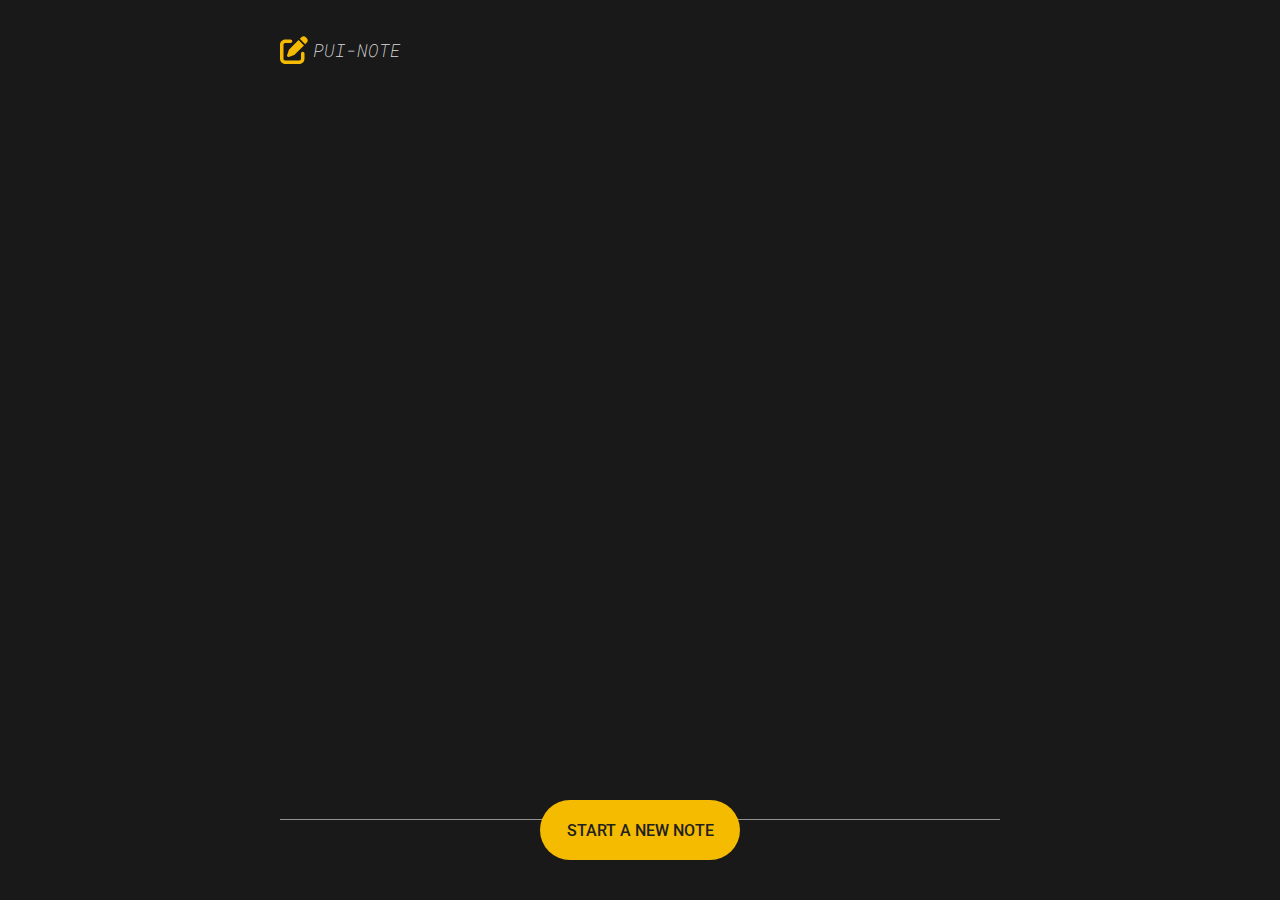
<file: in-lab-examples copy/puinote-complete/index.html>
<!-- TODO: add comments -->
<!DOCTYPE html>

<!-- TODO: add comments -->
<html>

  <!-- TODO: add comments -->
  <head>
    <!-- TODO: add comments -->
    <meta name="viewport" content="width=device-width, initial-scale=1">


    <!-- Our application uses the fonts "Roboto" and "Roboto Mono". These are
      not installed on every computer, so we link to them (from Google Fonts)
      in the section below. -->
    <link rel="preconnect" href="https://fonts.googleapis.com">
    <link rel="preconnect" href="https://fonts.gstatic.com" crossorigin>
    <link href="https://fonts.googleapis.com/css2?family=Roboto+Mono:ital,wght@1,100;1,200&display=swap"
      rel="stylesheet">
    <link href="https://fonts.googleapis.com/css2?family=Roboto:wght@100;300;400;500;700;900&display=swap"
      rel="stylesheet">

    <!-- TODO: add comments -->
    <link rel="stylesheet" href="https://fonts.googleapis.com/css2?family=Material+Symbols+Outlined:opsz,wght,FILL,GRAD@48,400,0,0" />

    <!-- We always include our stylesheets last (after the Google Fonts, for
      instance), that way it takes precedence. If there are any conflicts, the
      browser will refer to the most recently loaded stylesheet. -->
    <link rel="stylesheet" href="css/base.css">
    <link rel="stylesheet" href="css/notecard.css">
    <link rel="stylesheet" href="css/editor.css">

    <!-- todo: Add note here about server vs just opening index.html
      (module script) -->
    <!-- TODO: Add note about defer tag -->
    <script src="js/app.js" type="module"></script>

  </head>


  <!-- TODO: add comments -->
  <body>

    <!-- TODO: add comments -->
    <div id="container">

      <!-- TODO: add comments -->
      <header>
        <img id="logo-img" src="assets/pen-to-square-solid.svg" />
        <h1> PUI-NOTE </h1>
      </header>


      <!-- TODO: add comments -->
      <div id="notecard-list">

        <!-- TODO: add comments -->
        <template id="notecard-template">

          <div class="notecard">
            
            <!-- TODO: add comments -->
            <div class="notecard-left">
              
              <!-- TODO: add comments -->
              <div class="notecard-main-content">
                <img class="notecard-thumbnail" src="assets/warhol-zebra.png"/>
                <div class="notecard-text">
                  <div class="note-title-container">
                    <div class="note-title">
                      Placeholder Title
                    </div>
                  </div>
                  <div class="note-body">
                    Here is some placeholder body text.
                  </div>
                </div>
              </div>

               <!-- TODO: add comments -->
              <div class="notecard-footer">
                Aug 8 2022, 11:09
              </div>

            </div> <!-- END notecard-left -->


             <!-- TODO: add comments -->
            <div class="notecard-right">

               <!-- TODO: add comments -->
              <div class="icon icon-expand material-symbols-outlined">
                expand_more
              </div>
              <div class="icon icon-collapse material-symbols-outlined">
                expand_less
              </div>

               <!-- TODO: add comments -->
              <div class="toolbar">
                <div class="material-symbols-outlined icon icon-edit">
                  edit
                </div>
                <div class="material-symbols-outlined icon icon-delete">
                  delete
                </div>
              </div>
            </div> <!-- END notecard-right -->


          </div> <!-- END notecard -->

        </template> <!-- END notecard template -->


      </div> <!-- END notecard-list -->


      <!-- TODO: add comments -->
      <div id="note-editor" class="">
        
        <!-- TODO: add comments -->
        <div id="btn-new-note">
        </div>

        <!-- TODO: add comments -->
        <div class="note-editor-contents">

          <!-- TODO: add comments -->
          <div class="note-editor-left">

            <!-- TODO: add comments -->
            <div class="note-editor-img">
              <img id="note-editor-image" src="assets/warhol-tiger.png"></img>
            </div>

            <!-- TODO: add comments -->
            <form>
              <input id="note-editor-title" placeholder="Title of Your Note..."
                name="dummy" maxlength="50"></input>
              <textarea id="note-editor-body" placeholder="Body of Your Note..."
                rows="15" maxlength="1000"></textarea>
            </form>

          </div>

          <!-- TODO: add comments -->
          <div class="note-editor-right">
            <div class="material-symbols-outlined icon icon-cancel">
              close
            </div>
            <div class="material-symbols-outlined icon icon-done">
              done
            </div>
          </div>

        </div> <!-- END note-editor-contents -->

      </div> <!-- END note-editor -->


    </div> <!-- END container -->


  </body>
</html>
</file>
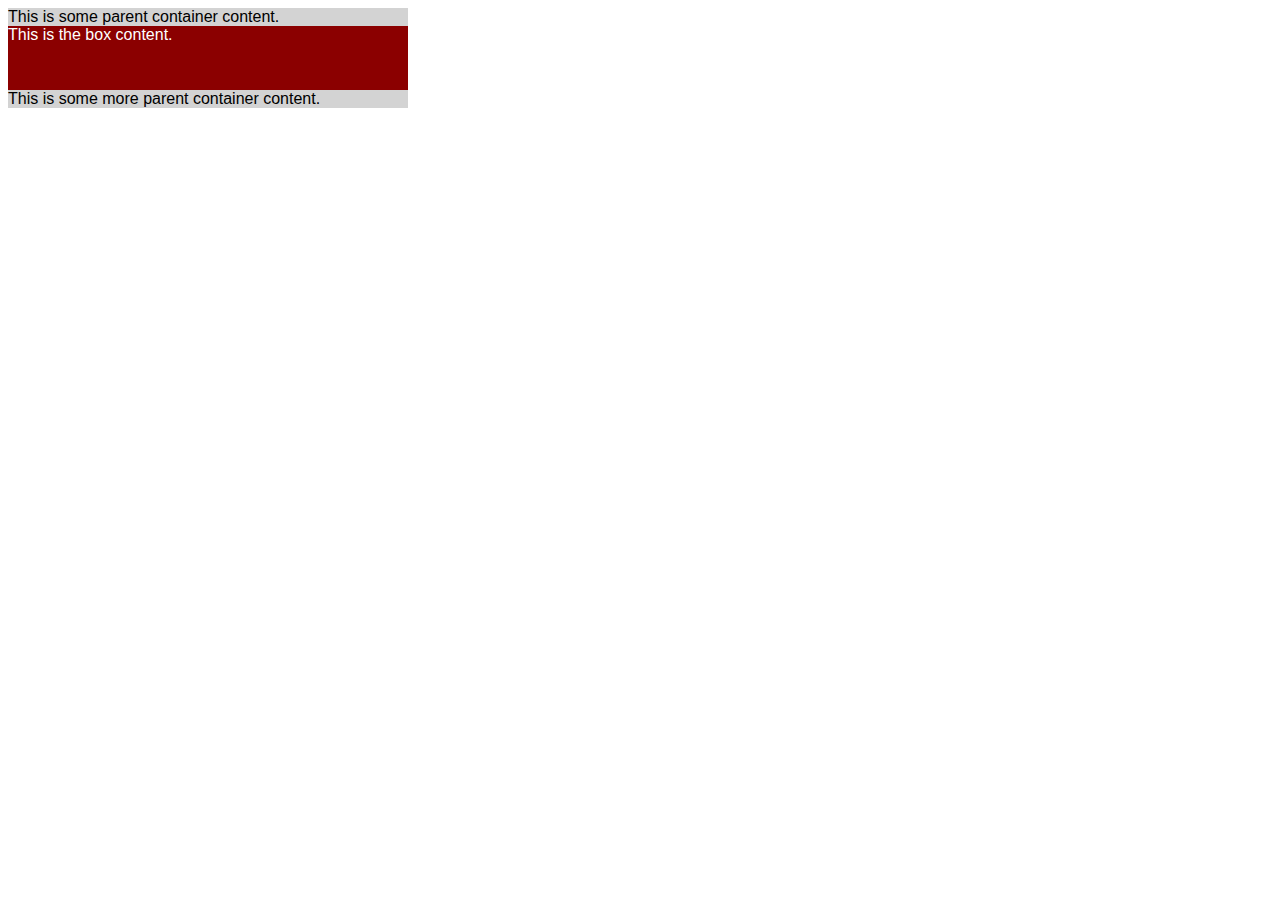
<file: in-lab-examples copy/puinote-lab01/example-box-model/index.html>
<html>
  <head>
    <link rel="stylesheet" href="./style.css" type="text/css" />
  </head>
  <body>
    <div id="parent">
      This is some parent container content.
      <div id="box">This is the box content.</div>
      This is some more parent container content.
    </div>
  </body>
</html>
</file>
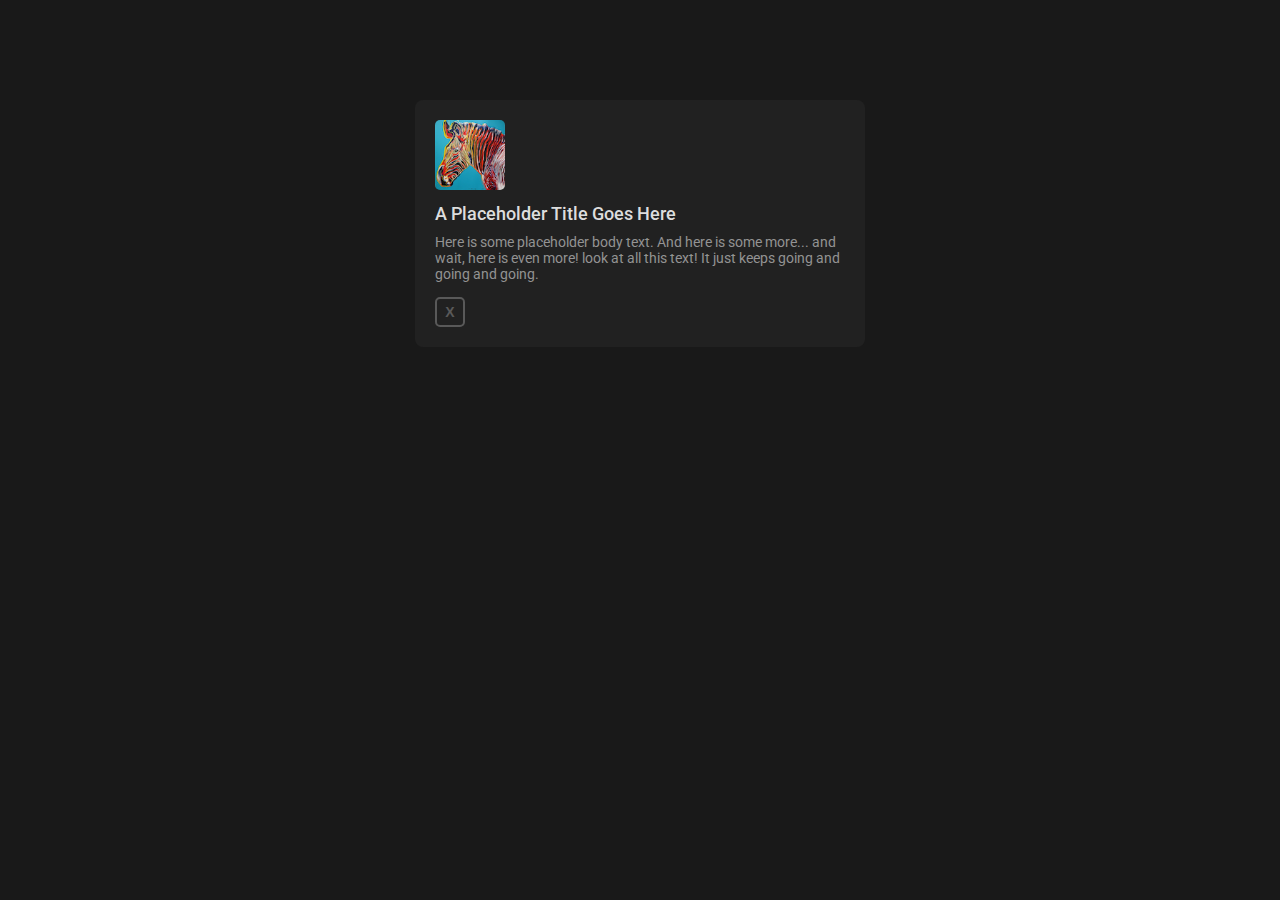
<file: in-lab-examples copy/puinote-lab01/puinote-end/index.html>
<!DOCTYPE html>

<html>

  <head>

    <title>PUI-NOTE Exercise 1 - Complete</title>

    <!-- Our application uses the fonts "Roboto" and "Roboto Mono". These are
      not installed on every computer, so we link to them (from Google Fonts)
      in the section below. -->
    <link rel="preconnect" href="https://fonts.googleapis.com">
    <link rel="preconnect" href="https://fonts.gstatic.com" crossorigin>
    <link href="https://fonts.googleapis.com/css2?family=Roboto+Mono:ital,wght@1,100;1,200&display=swap"
      rel="stylesheet">
    <link href="https://fonts.googleapis.com/css2?family=Roboto:wght@100;300;400;500;700;900&display=swap"
      rel="stylesheet">

    <!-- We always include our stylesheets last (after the Google Fonts, for
      instance), that way it takes precedence. If there are any conflicts, the
      browser will refer to the most recently loaded stylesheet. -->
    <link rel="stylesheet" href="css/style.css">

  </head>


  <!-- TODO: add comments -->
  <body>

    <div class="notecard">
      <img class="notecard-thumbnail" src="assets/warhol-zebra.png" />
      <div class="note-title">
        A Placeholder Title Goes Here
      </div>
      <div class="note-body">
        Here is some placeholder body text. And here is some more...
        and wait, here is even more! look at all this text! It just
        keeps going and going and going.
      </div>
      
      <button class="btn-delete">
        X
      </button>
    </div>



  </body>
</html>
</file>
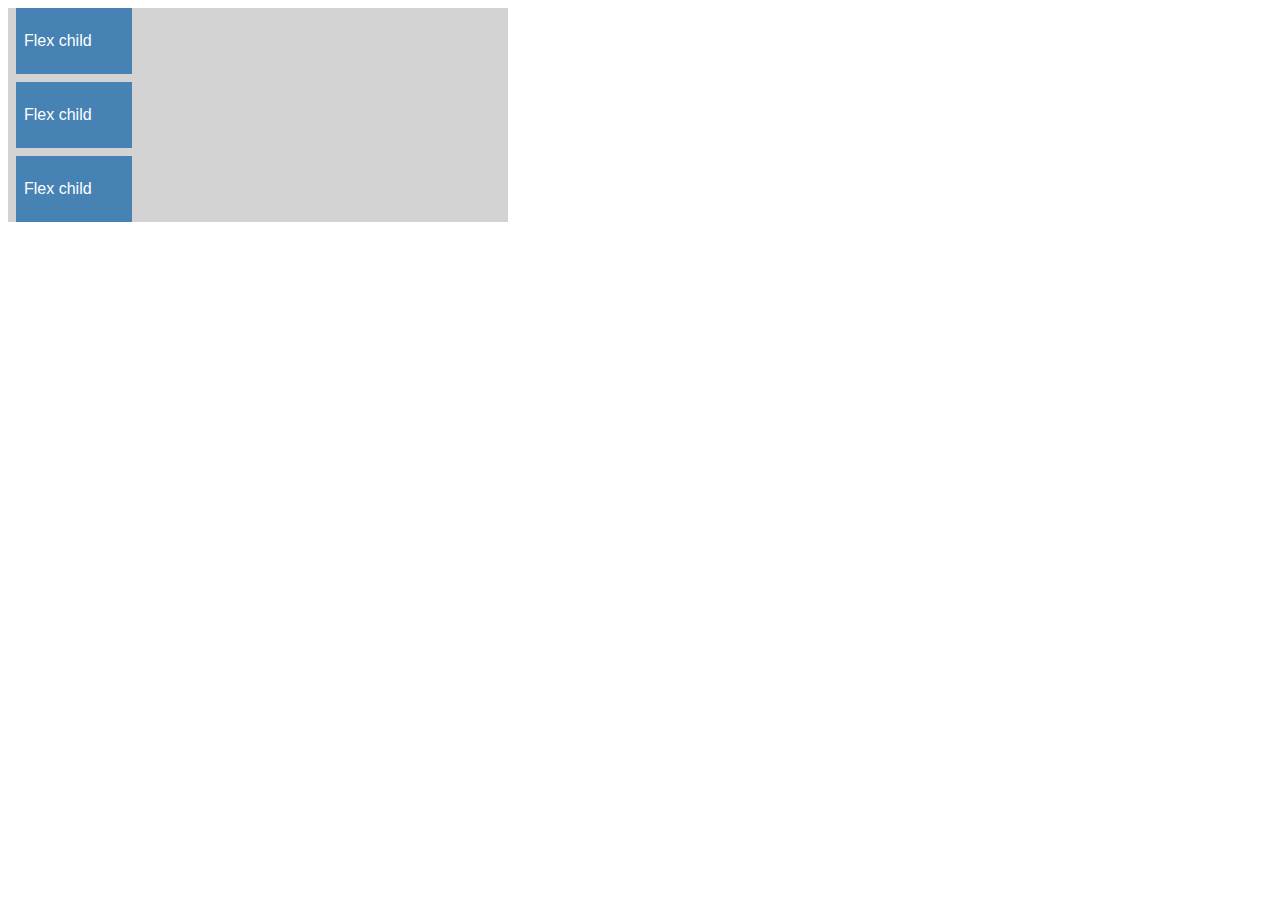
<file: in-lab-examples copy/puinote-lab02/example-flexbox-intro/index.html>
<html>
  <head>
    <link rel="stylesheet" href="./style.css" type="text/css" />
    <!-- <link rel="stylesheet" href="./style_solution.css" type="text/css" /> -->
  </head>
  <body>
    <div class="row">
      <div>
        <p>Flex child</p>
      </div>
      <div>
        <p>Flex child</p>
      </div>
      <div>
        <p>Flex child</p>
      </div>
    </div>
  </body>
</html>
</file>
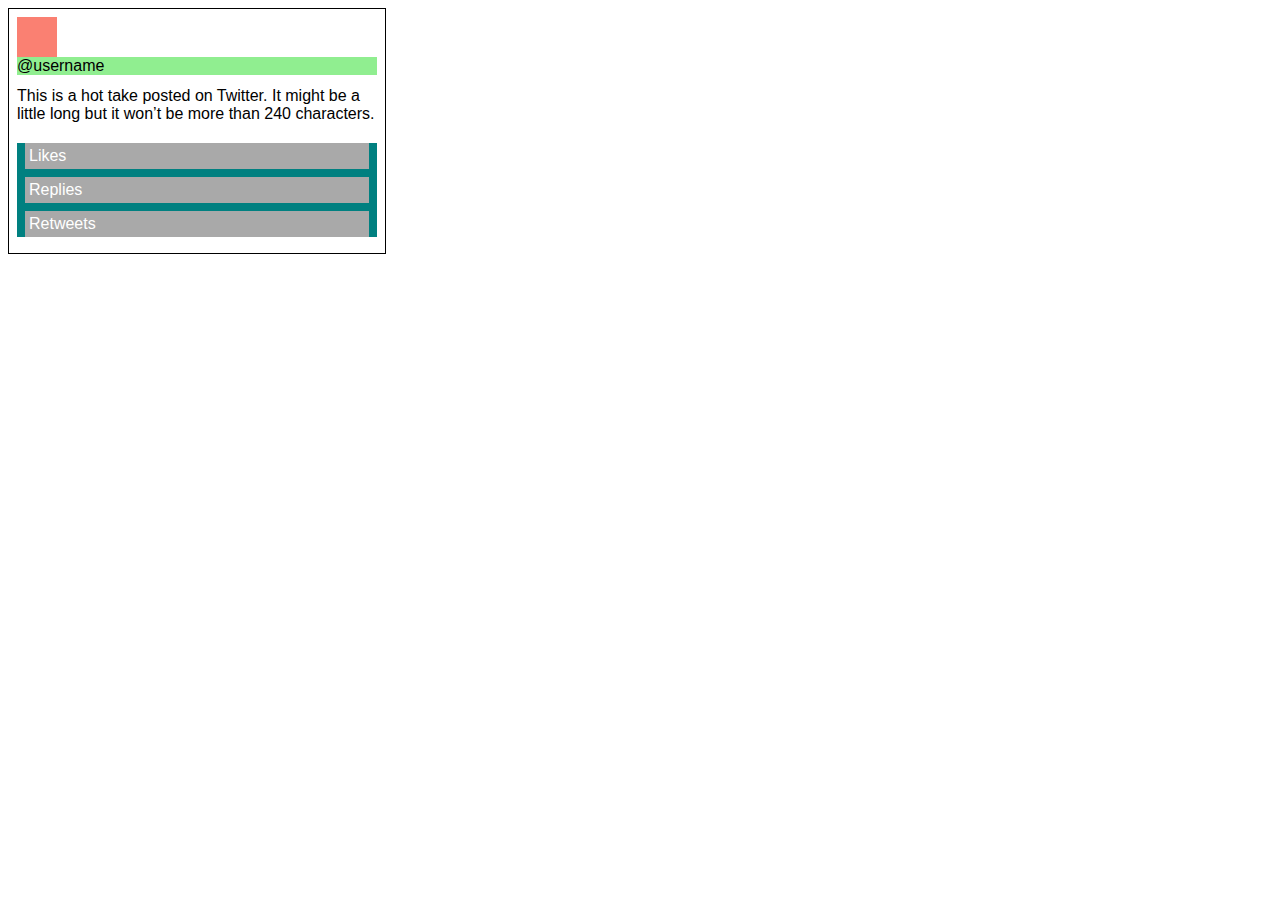
<file: in-lab-examples copy/puinote-lab02/example-flexbox-tweet/index.html>
<html>
  <head>
    <link rel="stylesheet" href="./style.css" type="text/css" />
    <!-- <link rel="stylesheet" href="./style_solution.css" type="text/css" /> -->
  </head>
  <body>
    <div class="tweet">
      <div class="header">
        <div class="profile-pic"></div>
        <div class="name">@username</div>
      </div>
      <div class="tweet-text">
        This is a hot take posted on Twitter. It might be a little long but it
        won’t be more than 240 characters.
      </div>
      <div class="footer">
        <div class="footer-element">Likes</div>
        <div class="footer-element">Replies</div>
        <div class="footer-element">Retweets</div>
      </div>
    </div>
  </body>
</html>
</file>
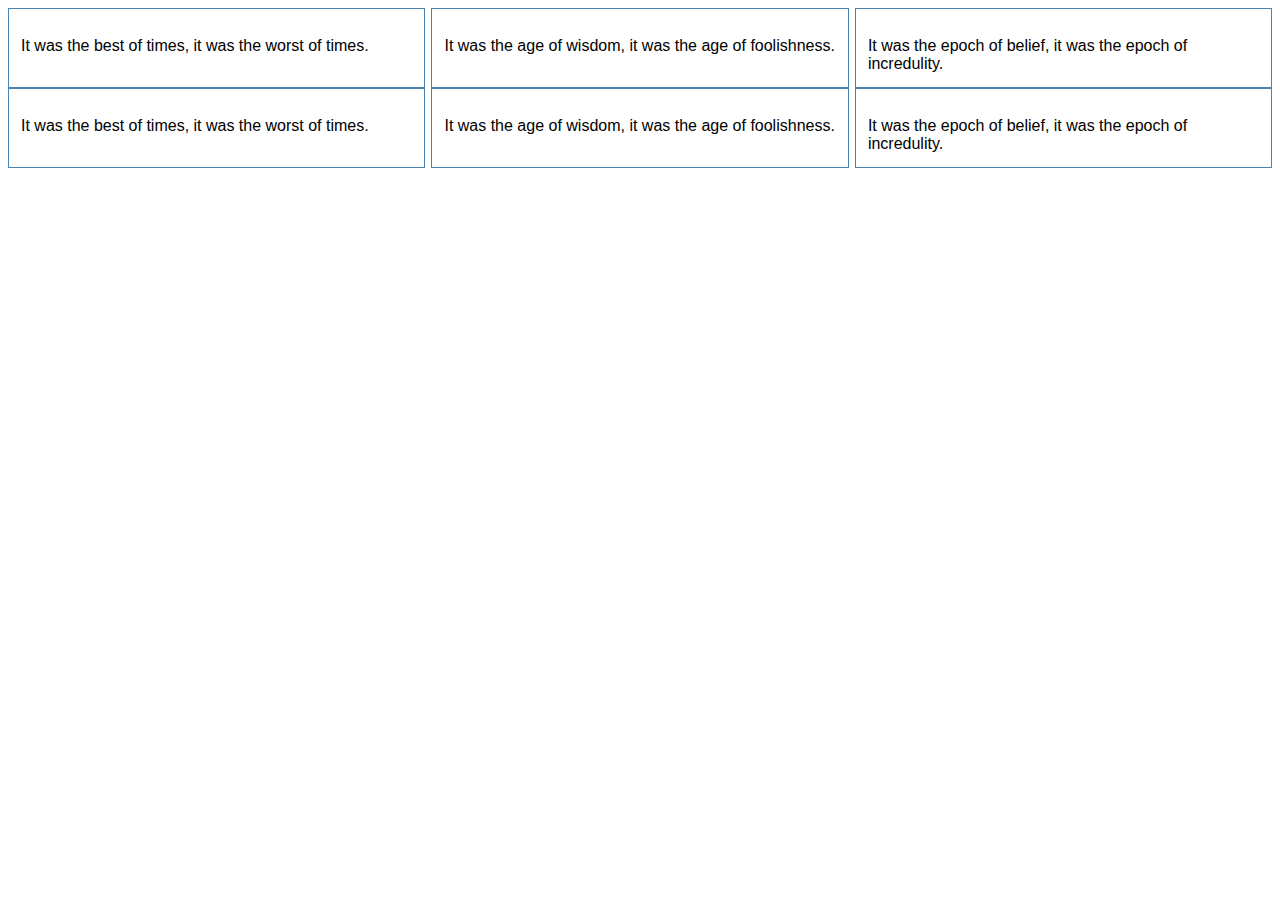
<file: in-lab-examples copy/puinote-lab02/example-media-queries/index.html>
<html>
  <head>
    <link rel="stylesheet" href="./style.css" type="text/css" />
    <!-- <link rel="stylesheet" href="./style_solution.css" type="text/css" /> -->
  </head>
  <body>
    <div class="container">
      <div class="column">
        <p>It was the best of times, it was the worst of times.</p>
      </div>
      <div class="column">
        <p>It was the age of wisdom, it was the age of foolishness.</p>
      </div>
      <div class="column">
        <p>It was the epoch of belief, it was the epoch of incredulity.</p>
      </div>
    </div>
    <div class="container responsive">
      <div class="column responsive">
        <p>It was the best of times, it was the worst of times.</p>
      </div>
      <div class="column responsive">
        <p>It was the age of wisdom, it was the age of foolishness.</p>
      </div>
      <div class="column responsive">
        <p>It was the epoch of belief, it was the epoch of incredulity.</p>
      </div>
    </div>
  </body>
</html>
</file>
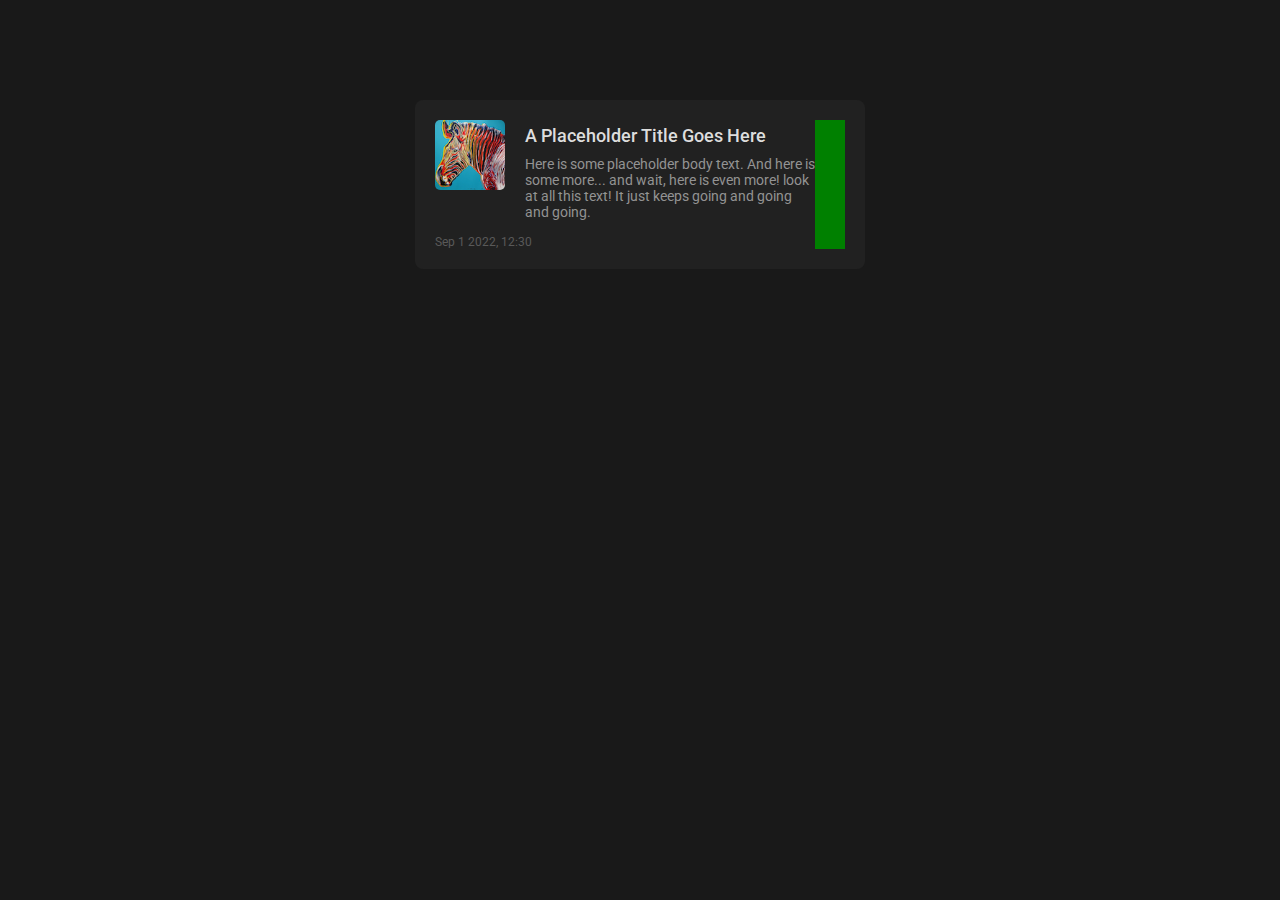
<file: in-lab-examples copy/puinote-lab02/puinote-end/index.html>
<!DOCTYPE html>

<html>

  <head>

    <title>PUI-NOTE Exercise 2 - Complete</title>

    <!-- Our application uses the fonts "Roboto" and "Roboto Mono". These are
      not installed on every computer, so we link to them (from Google Fonts)
      in the section below. -->
    <link rel="preconnect" href="https://fonts.googleapis.com">
    <link rel="preconnect" href="https://fonts.gstatic.com" crossorigin>
    <link href="https://fonts.googleapis.com/css2?family=Roboto+Mono:ital,wght@1,100;1,200&display=swap"
      rel="stylesheet">
    <link href="https://fonts.googleapis.com/css2?family=Roboto:wght@100;300;400;500;700;900&display=swap"
      rel="stylesheet">

    <!-- TODO: add comments -->
    <link rel="stylesheet" href="https://fonts.googleapis.com/css2?family=Material+Symbols+Outlined:opsz,wght,FILL,GRAD@48,400,0,0" />

    <!-- We always include our stylesheets last (after the Google Fonts, for
      instance), that way it takes precedence. If there are any conflicts, the
      browser will refer to the most recently loaded stylesheet. -->
    <link rel="stylesheet" href="css/style.css">

  </head>


  <body>

    <div class="notecard">
      <div class="notecard-left">
        <div class="notecard-main-content">
          <img class="notecard-thumbnail" src="assets/warhol-zebra.png" />
          <div class="notecard-text">
            <div class="note-title">
                A Placeholder Title Goes Here
            </div>
            <div class="note-body">
                Here is some placeholder body text. And here is some more...
                and wait, here is even more! look at all this text! It just
                keeps going and going and going.
            </div>
          </div>
        </div>
        <div class="notecard-footer">
          Sep 1 2022, 12:30
        </div>
      </div>

      <div class="notecard-right">
      </div>
  </div>





  </body>
</html>
</file>
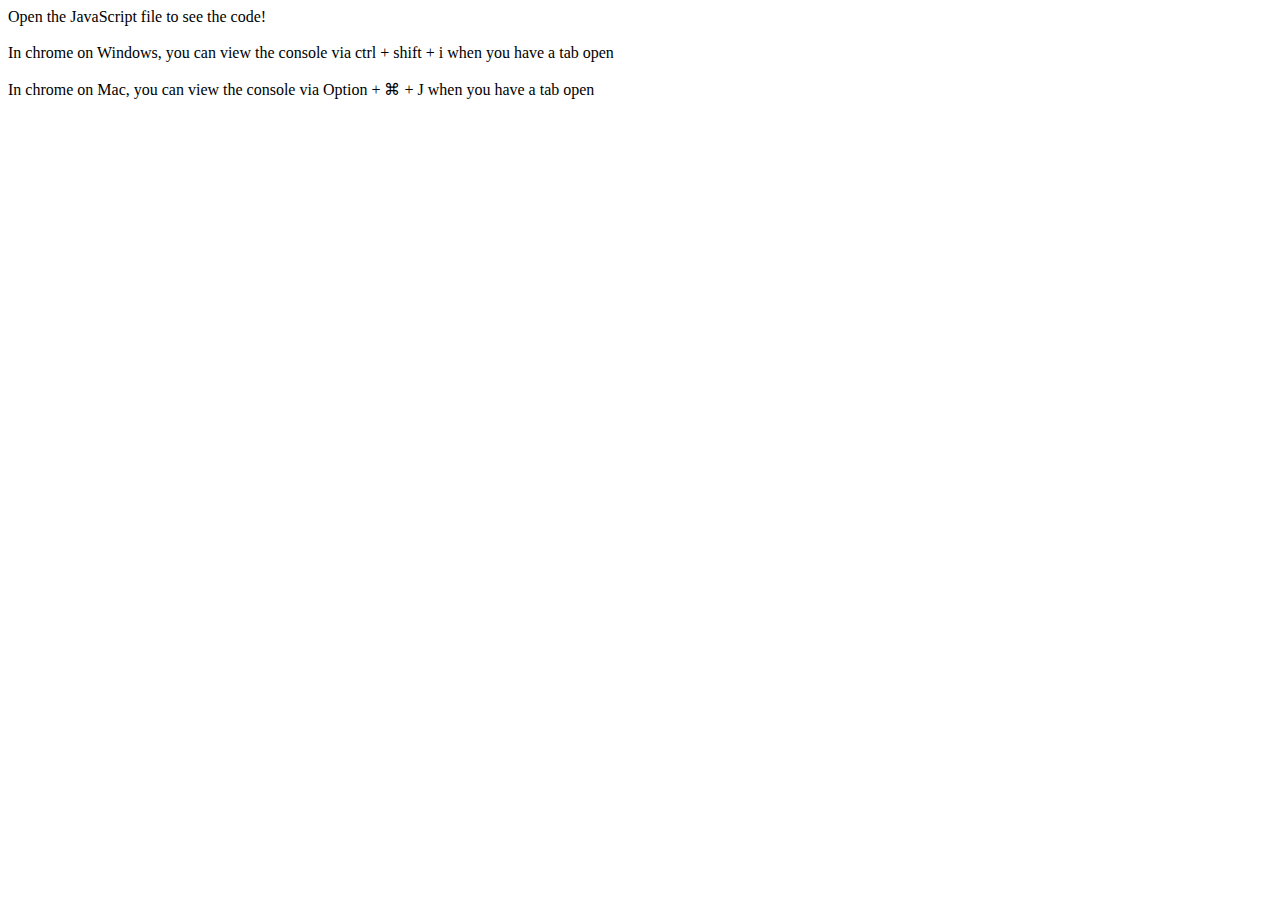
<file: in-lab-examples copy/puinote-lab03/myCar_object/index.html>
<html>
  <head>
    <script src="script.js" type="text/javascript"></script>
  </head>
  <body>
    <div>Open the JavaScript file to see the code!</div> <br >
    <div>In chrome on Windows, you can view the console via ctrl + shift + i when you have a tab open</div> <br >
    <div>In chrome on Mac, you can view the console via Option + ⌘ + J when you have a tab open</div> 
  </body>
</html>
</file>
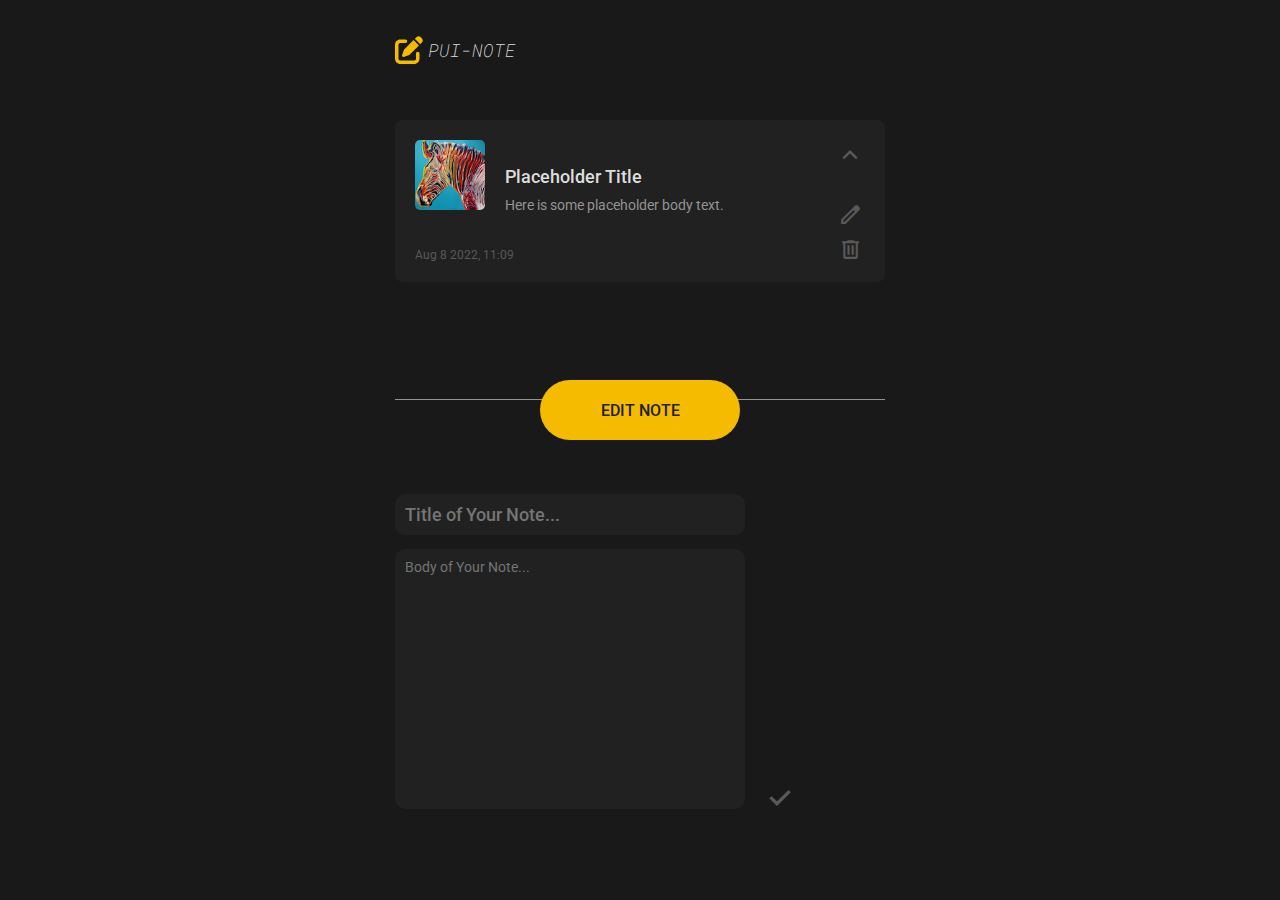
<file: in-lab-examples copy/puinote-lab03/puinote-end/index.html>
<!DOCTYPE html>

<!-- TODO: add comments -->
<html>

  <!-- TODO: add comments -->
  <head>
    <!-- TODO: add comments -->
    <meta name="viewport" content="width=device-width, initial-scale=1">

    <!-- Our application uses the fonts "Roboto" and "Roboto Mono". These are
      not installed on every computer, so we link to them (from Google Fonts)
      in the section below. -->
    <link rel="preconnect" href="https://fonts.googleapis.com">
    <link rel="preconnect" href="https://fonts.gstatic.com" crossorigin>
    <link href="https://fonts.googleapis.com/css2?family=Roboto+Mono:ital,wght@1,100;1,200&display=swap"
      rel="stylesheet">
    <link href="https://fonts.googleapis.com/css2?family=Roboto:wght@100;300;400;500;700;900&display=swap"
      rel="stylesheet">

    <!-- TODO: add comments -->
    <link rel="stylesheet" href="https://fonts.googleapis.com/css2?family=Material+Symbols+Outlined:opsz,wght,FILL,GRAD@48,400,0,0" />

    <!-- We always include our stylesheets last (after the Google Fonts, for
      instance), that way it takes precedence. If there are any conflicts, the
      browser will refer to the most recently loaded stylesheet. -->
    <link rel="stylesheet" href="css/base.css">
    <link rel="stylesheet" href="css/notecard.css">
    <link rel="stylesheet" href="css/editor.css">

    <!-- todo: Add note here about server vs just opening index.html
      (module script) -->
    <!-- TODO: Add note about defer tag -->
    <script defer src="js/app.js"></script>

  </head>


  <!-- TODO: add comments -->
  <body>

    <!-- TODO: add comments -->
    <div id="container">

      <!-- TODO: add comments -->
      <header>
        <img id="logo-img" src="assets/pen-to-square-solid.svg" />
        <h1> PUI-NOTE </h1>
      </header>


      <!-- TODO: add comments -->
      <div id="notecard-list">

      <!-- TODO: add comments -->
        <div class="notecard expanded" id="notecard-one">
          
          <!-- TODO: add comments -->
          <div class="notecard-left">
            
            <!-- TODO: add comments -->
            <div class="notecard-main-content">
              <img class="notecard-thumbnail" src="assets/warhol-zebra.png"/>
              <div class="notecard-text">
                <div class="note-title-container">
                  <div class="note-title">
                    Placeholder Title
                  </div>
                </div>
                <div class="note-body">
                  Here is some placeholder body text.
                </div>
              </div>
            </div>

              <!-- TODO: add comments -->
            <div class="notecard-footer">
              Aug 8 2022, 11:09
            </div>

          </div> <!-- END notecard-left -->


            <!-- TODO: add comments -->
          <div class="notecard-right">

              <!-- TODO: add comments -->
            <div class="icon icon-expand material-symbols-outlined">
              expand_more
            </div>
            <div class="icon icon-collapse material-symbols-outlined">
              expand_less
            </div>

              <!-- TODO: add comments -->
            <div class="toolbar">
              <div class="material-symbols-outlined icon icon-edit">
                edit
              </div>
              <div class="material-symbols-outlined icon icon-delete">
                delete
              </div>
            </div>
          </div> <!-- END notecard-right -->


        </div> <!-- END notecard -->


      </div> <!-- END notecard-list -->


      <!-- TODO: add comments -->
      <div id="note-editor" class="edit-mode">
        
        <!-- TODO: add comments -->
        <div id="btn-new-note">
        </div>

        <!-- TODO: add comments -->
        <div class="note-editor-contents">

          <!-- TODO: add comments -->
          <div class="note-editor-left">

            <!-- TODO: add comments -->

            <!-- TODO: add comments -->
            <form>
              <input id="note-editor-title" placeholder="Title of Your Note..."
                name="dummy" maxlength="50"></input>
              <textarea id="note-editor-body" placeholder="Body of Your Note..."
                rows="15" maxlength="1000"></textarea>
            </form>

          </div>

          <!-- TODO: add comments -->
          <div class="note-editor-right">
            <div id="btn-submit" class="material-symbols-outlined icon icon-done">
              done
            </div>
          </div>

        </div> <!-- END note-editor-contents -->

      </div> <!-- END note-editor -->


    </div> <!-- END container -->


  </body>
</html>
</file>
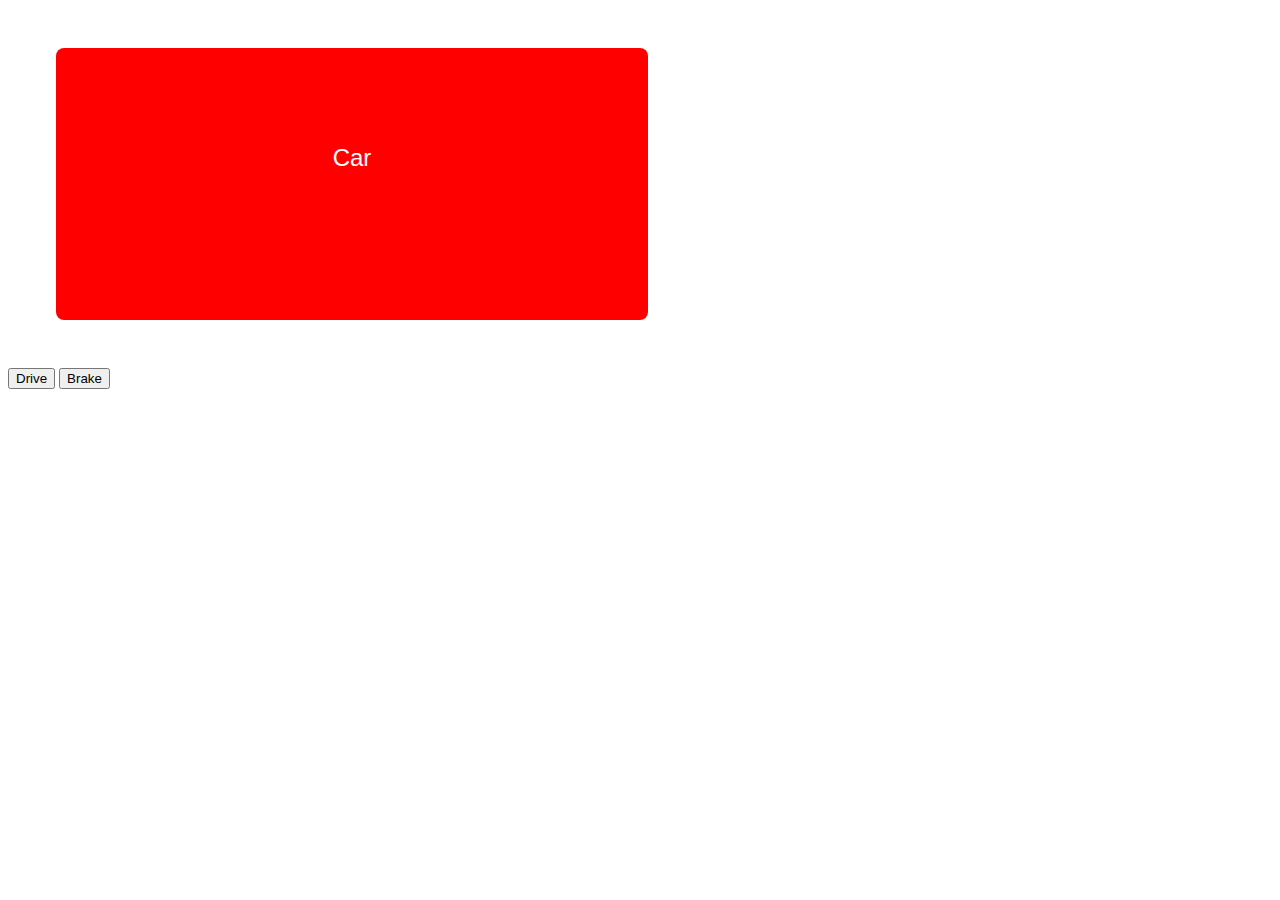
<file: in-lab-examples copy/puinote-lab04/car-class/index.html>
<!DOCTYPE html>
<html>
  <head>
    <meta name="viewport" content="width=device-width, initial-scale=1" />

    <title>Classes and Objects</title>

    <link rel="stylesheet" href="style.css" />
    <script defer src="app.js"></script>
    <!-- <script defer src="app_solution.js"></script> -->
  </head>

  <body>
    <div class="car">Car</div>
    <!-- Call drive() and brake() on theCar object -->
    <button>Drive</button>
    <button>Brake</button>
  </body>
</html>
</file>
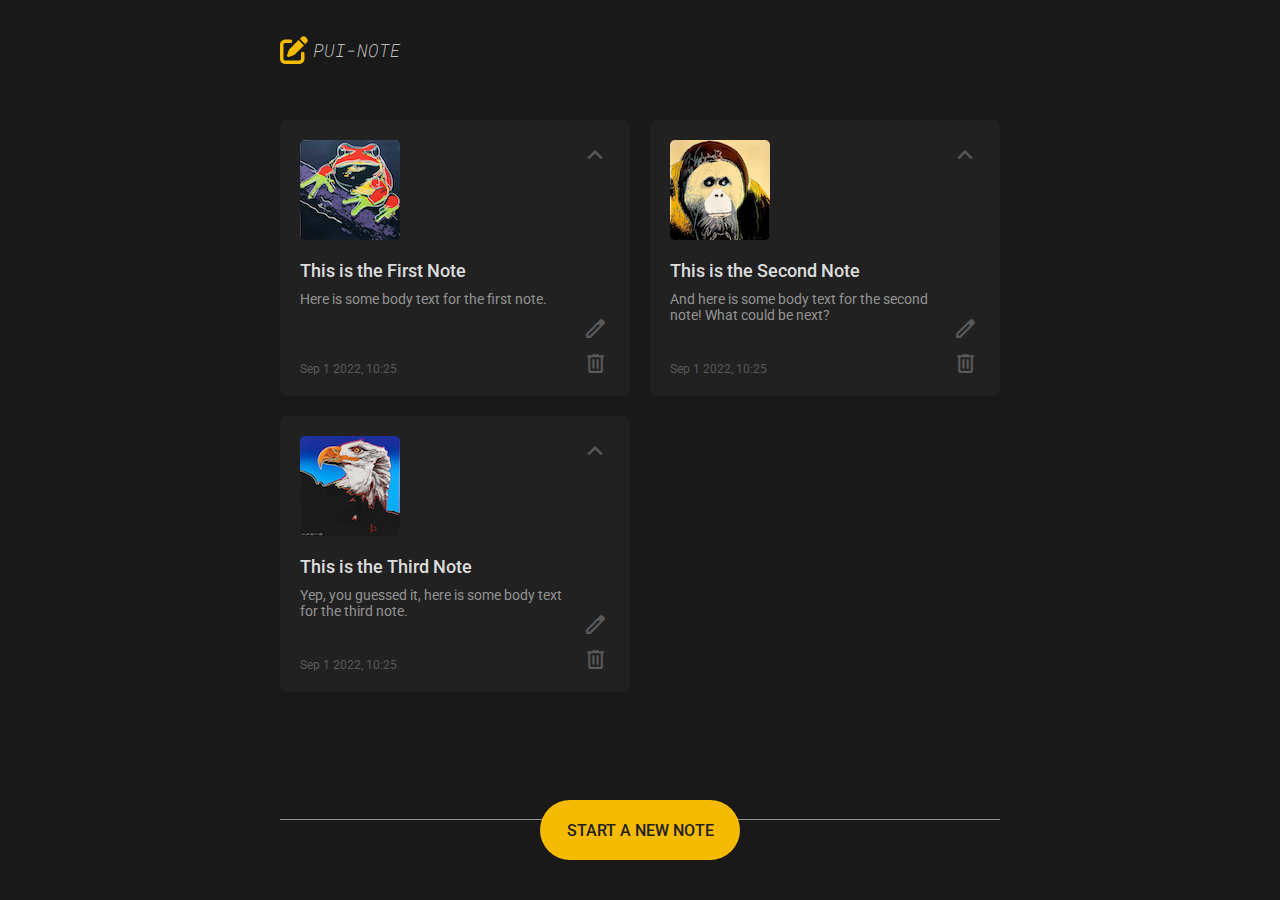
<file: in-lab-examples copy/puinote-lab04/puinote-end/index.html>
<!-- TODO: add comments -->
<!DOCTYPE html>

<!-- TODO: add comments -->
<html>

  <!-- TODO: add comments -->
  <head>

    <!-- TODO: add comments -->
    <meta name="viewport" content="width=device-width, initial-scale=1">

    <title>PUI-NOTE Exercise 4 - Complete</title>

    <!-- Our application uses the fonts "Roboto" and "Roboto Mono". These are
      not installed on every computer, so we link to them (from Google Fonts)
      in the section below. -->
    <link rel="preconnect" href="https://fonts.googleapis.com">
    <link rel="preconnect" href="https://fonts.gstatic.com" crossorigin>
    <link href="https://fonts.googleapis.com/css2?family=Roboto+Mono:ital,wght@1,100;1,200&display=swap"
      rel="stylesheet">
    <link href="https://fonts.googleapis.com/css2?family=Roboto:wght@100;300;400;500;700;900&display=swap"
      rel="stylesheet">

    <!-- TODO: add comments -->
    <link rel="stylesheet" href="https://fonts.googleapis.com/css2?family=Material+Symbols+Outlined:opsz,wght,FILL,GRAD@48,400,0,0" />

    <!-- We always include our stylesheets last (after the Google Fonts, for
      instance), that way it takes precedence. If there are any conflicts, the
      browser will refer to the most recently loaded stylesheet. -->
    <link rel="stylesheet" href="css/base.css">
    <link rel="stylesheet" href="css/notecard.css">
    <link rel="stylesheet" href="css/editor.css">

    <!-- todo: Add note here about server vs just opening index.html
      (module script) -->
    <!-- TODO: Add note about defer tag -->
    <script defer src="js/app.js"></script>

  </head>


  <!-- TODO: add comments -->
  <body>

    <!-- TODO: add comments -->
    <div id="container">

      <!-- TODO: add comments -->
      <header>
        <img id="logo-img" src="assets/pen-to-square-solid.svg" />
        <h1> PUI-NOTE </h1>
      </header>


      <!-- TODO: add comments -->
      <div id="notecard-list">


        <div class="notecard expanded" id="notecard-one">
          
          <!-- TODO: add comments -->
          <div class="notecard-left">
            
            <!-- TODO: add comments -->
            <div class="notecard-main-content">
              <img class="notecard-thumbnail" src="assets/warhol-zebra.png"/>
              <div class="notecard-text">
                <div class="note-title-container">
                  <div class="note-title">
                    Placeholder Title
                  </div>
                </div>
                <div class="note-body">
                  Here is some placeholder body text.
                </div>
              </div>
            </div>

              <!-- TODO: add comments -->
            <div class="notecard-footer">
              Aug 8 2022, 11:09
            </div>

          </div> <!-- END notecard-left -->


            <!-- TODO: add comments -->
          <div class="notecard-right">

              <!-- TODO: add comments -->
            <div class="icon icon-expand material-symbols-outlined">
              expand_more
            </div>
            <div class="icon icon-collapse material-symbols-outlined">
              expand_less
            </div>

              <!-- TODO: add comments -->
            <div class="toolbar">
              <div class="material-symbols-outlined icon icon-edit">
                edit
              </div>
              <div class="material-symbols-outlined icon icon-delete">
                delete
              </div>
            </div>
          </div> <!-- END notecard-right -->


        </div> <!-- END notecard -->


        <div class="notecard expanded" id="notecard-two">
          
          <!-- TODO: add comments -->
          <div class="notecard-left">
            
            <!-- TODO: add comments -->
            <div class="notecard-main-content">
              <img class="notecard-thumbnail" src="assets/warhol-zebra.png"/>
              <div class="notecard-text">
                <div class="note-title-container">
                  <div class="note-title">
                    Placeholder Title
                  </div>
                </div>
                <div class="note-body">
                  Here is some placeholder body text.
                </div>
              </div>
            </div>

              <!-- TODO: add comments -->
            <div class="notecard-footer">
              Aug 8 2022, 11:09
            </div>

          </div> <!-- END notecard-left -->


            <!-- TODO: add comments -->
          <div class="notecard-right">

              <!-- TODO: add comments -->
            <div class="icon icon-expand material-symbols-outlined">
              expand_more
            </div>
            <div class="icon icon-collapse material-symbols-outlined">
              expand_less
            </div>

              <!-- TODO: add comments -->
            <div class="toolbar">
              <div class="material-symbols-outlined icon icon-edit">
                edit
              </div>
              <div class="material-symbols-outlined icon icon-delete">
                delete
              </div>
            </div>
          </div> <!-- END notecard-right -->


        </div> <!-- END notecard -->


        <div class="notecard expanded" id="notecard-three">
          
          <!-- TODO: add comments -->
          <div class="notecard-left">
            
            <!-- TODO: add comments -->
            <div class="notecard-main-content">
              <img class="notecard-thumbnail" src="assets/warhol-zebra.png"/>
              <div class="notecard-text">
                <div class="note-title-container">
                  <div class="note-title">
                    Placeholder Title
                  </div>
                </div>
                <div class="note-body">
                  Here is some placeholder body text.
                </div>
              </div>
            </div>

              <!-- TODO: add comments -->
            <div class="notecard-footer">
              Aug 8 2022, 11:09
            </div>

          </div> <!-- END notecard-left -->


            <!-- TODO: add comments -->
          <div class="notecard-right">

              <!-- TODO: add comments -->
            <div class="icon icon-expand material-symbols-outlined">
              expand_more
            </div>
            <div class="icon icon-collapse material-symbols-outlined">
              expand_less
            </div>

              <!-- TODO: add comments -->
            <div class="toolbar">
              <div class="material-symbols-outlined icon icon-edit">
                edit
              </div>
              <div class="material-symbols-outlined icon icon-delete">
                delete
              </div>
            </div>
          </div> <!-- END notecard-right -->


        </div> <!-- END notecard -->



      </div> <!-- END notecard-list -->


      <!-- TODO: add comments -->
      <div id="note-editor" class="">
        
        <!-- TODO: add comments -->
        <div id="btn-new-note">
        </div>

        <!-- TODO: add comments -->
        <div class="note-editor-contents">

          <!-- TODO: add comments -->
          <div class="note-editor-left">

            <!-- TODO: add comments -->
            <div class="note-editor-img">
              <img id="note-editor-image" src="assets/warhol-tiger.png"></img>
            </div>

            <!-- TODO: add comments -->
            <form>
              <input id="note-editor-title" placeholder="Title of Your Note..."
                name="dummy" maxlength="50"></input>
              <textarea id="note-editor-body" placeholder="Body of Your Note..."
                rows="15" maxlength="1000"></textarea>
            </form>

          </div>

          <!-- TODO: add comments -->
          <div class="note-editor-right">
            <div class="material-symbols-outlined icon icon-cancel">
              close
            </div>
            <div class="material-symbols-outlined icon icon-done">
              done
            </div>
          </div>

        </div> <!-- END note-editor-contents -->

      </div> <!-- END note-editor -->


    </div> <!-- END container -->


  </body>
</html>
</file>
<file: in-lab-examples copy/puinote-complete/css/base.css>
/* ---------- BODY ---------------------------------------------------------- */

body {
  /* Some browsers (like Chrome) include a small margin around the <body> by
    default. Our application doesn't need this margin (we would like the UI to
    extend all the way to the top and bottom of the screen), so we remove this
    margin below.
  */
  margin: 0px;
  padding: 0px;

  /* Set the default font family and font color for our application. */
  font-family: 'Roboto';
  color: #dddddd;

  /* Set the background color (dark mode UI!) */
  background-color: #191919;
}

/* ---------- CONTAINER ----------------------------------------------------- */

/* The #container div holds all of elements. This makes responsive designs
    easier to implement, since we can resize the container and many of the
    child elements will adapt automatically. In our design, the header and
    footer are both children of the #container div, though this is not always
    the case in practice (some web designers choose to have these elements
    outside of the container).
*/
#container {
  /* By default, our container is 490px wide. (We will change this for larger
    screens, see @media query below. */
  width: 490px;

  /* Set top and bottom margins to 0px. Set left and right margins to "auto",
    which will center our container div within the page. */
  margin: 0px auto;

  /* padding: 0px 20px; */
}

/* For screens that have a width of 769px or above (laptops/desktops), apply
    this rule... */
@media (min-width: 769px) {
  /* For larger screens (bigger than tablets) we expand the container width. */
  #container {
    width: 720px;
  }
}

/* For screens that have a width of 520px or below (mobile) apply this rule: */
@media (max-width: 520px) {
  #container {
    width: auto;
    padding: 0px 20px;
  }
}

/* ---------- HEADER -------------------------------------------------------- */

/* This element contains our logo image and header text. It is fixed at the
    top of the screen. */
header {
  /* Set display to flex. Since the header is a flexbox element, and the default
    flow is horizontal, both of its children (logo image and header text) will
    sit on the same line.
  */
  display: flex;

  width: inherit; /* Copy the width value from parent element (#container). */
  height: 100px;

  /* Set position to "fixed" so that when the user scrolls, the header element
    stays in the same location. */
  position: fixed;
  top: 0px; /* Position this element at the top of the screen. */

  /* Vertically center all child elements (the logo image and header text). */
  align-items: center;

  /* Choose the same background color as the rest of the page. When user scrolls
    up, the notecards will be hidden behind this header div. (With no background
    color, the background would be transparent and we would see the notecards.)
  */
  background-color: #191919;
}

@media (max-width: 520px) {
  header {
    width: calc(100% - 40px);
  }
}

/* This rule applies to <h1> elements that are children of <header>. (In other
    words, our "PUI-NOTE" header text.)
*/
header h1 {
  /* Add a margin so that our header text is not directly next to the logo. */
  margin-left: 5px;

  /* Set the font for the header text. First the browser will try to use
    'Roboto Mono'. (This is a font from Google Fonts, which we include in
    index.html.) If 'Roboto Mono' can't be retrieved, the browswer will try
    to 'Courier New'. If that fails, it will use the default monospace font.
  */
  font-family: 'Roboto Mono', 'Courier New', monospace;
  font-size: 18px;
  font-weight: 200; /* Font weights go from 100 (lightest) to 900 (boldest) */
  font-style: italic;
}

/* This is our yellow logo image (pencil in a box). */
#logo-img {
  /* By default, our logo image is pretty big! Scale it down to 28x28 px. */
  width: 28px;
  height: 28px;
}

/* ---------- NOTECARDS ----------------------------------------------------- */

/* This div contains all of our notecards. */
#notecard-list {

  /* Our #notecard-list is a flexbox. This means that by default, the browser
    will try to shove all of the child elements (notecards) on the same line,
    even if it means shrinking the width of the elements. But! Since we set the
    flex-wrap property to 'wrap', the browser will instead place overflowing
    elements on a new line, which is what we want.

    As a result, for laptop/desktop screens, we will have two notecards per
    line, tablet-sized screens, we will have one notecard per line.
  */ 
  display: flex;
  flex-wrap: wrap;

  /* Add a margin at the top, so that when the user scrolls to the top of the
    page, the notecards are note covered up by the header element. */
  margin-top: 100px;

  /* Add an extra margin on the bottom, so that when a user scrolls to the
      end of the page, the notecards are not covered up by the "START A NEW
      NOTE" button.
  */
  margin-bottom: 120px;

  /* The following two properties are relevant when there are multiple notecards
    on each row (larger screens): */

  /* All "extra space" in the row should go in-between the notecard elements (no
    space at the edges of parent div). */
  justify-content: space-between;

  /* Within each row, the top of the notecards should be aligned. (Notecards
    may have different heights when they are expanded.) If we set this
    property to "flex-end" then notecards would be aligned at the bottom edge.
    If we set to "center", then they would be aligned at the middle. */
  align-items: flex-start;
}

/*
  (See notecard.css)
  To keep things organized, the notecard styles are in a separate file.
*/


/* ---------- NOTE EDITOR PANEL --------------------------------------------- */

/*
  (See editor.css)
  To keep things organized, the note editor styles are in a separate file.
*/


/* ---------- ICONS (NOTECARDS AND EDITOR) ---------------------------------- */

/* TODO: Add comments */
.icon {
  width: 30px;
  height: 30px;
  font-size: 30px;
  color: #595959;

  cursor: pointer;
  user-select: none;
}

/* TODO: Add comments */
.icon:hover {
  color: #dddddd
}
</file>
<file: in-lab-examples copy/puinote-complete/css/notecard.css>
/* This represents a single notecard. */
.notecard {

  /* Since this notecard is a flexbox, the children of the notecard will sit
    on the same line (instead of stacking on top of each other). This allows
    us to divide the notecard into a left side (main content + footer) and a
    right side (expand/collapse + toolbar).
  */
  display: flex;
  
  /* Set default width for the notecard (this will be the width when notecards
    are all in a single column). For larger screens, we adjust this width, see
    the @media query below. */
  /* width: 450px; */
  width: 100%; 
  
  
  /* Add a margin to the top of the notecard, so that when they are all stacked
    together, there is a space in between each card. */
  margin-top: 20px;
  
  /* Add some padding, so that there is a buffer zone between the edge of the
    notecard and the content inside. */
  padding: 20px;
  
  /* Add rounded corners for the notecard. */
  border-radius: 8px;
  
  /* Notecard background is slightly lighter than the webpage background. */
  background-color: #212121;
}
  
/* For larger screen sizes (769px and above) we change the notecard width. We
  actually make the notecards a bit smaller, but since we also make the
  #container element larger, there will now be two notecards per row, instead
  of just one notecard per row.
*/
@media (min-width: 769px) {
  .notecard {
    width: 310px;
  }
}

/* The right side of the notecard will contain the expand/collpase icon and the
  toolbar with the edit and delete icons. */
.notecard-right{
  /* Make this div a flexbox, so we can more easily position and align the
    child divs. Note that we've set flex-direction to "column", because we
    want the child divs (expand/collpase and toolbar) to stack vertically.
  */
  display: flex;
  flex-direction: column;

  /* Set sidebar width to 30px. */
  width: 30px;
}

/*  The left side of the notecard will contain the main content and footer. */
.notecard-left {
  /* The right side of the notecard only takes 30px of space. For the left side,
    we set flex-grow to 1, so it will expand and take up the remaining area. */
  flex-grow: 1; 
}

/* ---------- NOTECARD LEFT SIDE CONTENTS ----------------------------------- */


/* This div contains the note image and note text (title and body). The footer
is in a separate div. */
.notecard-main-content {
  /* This div has two children, "notecard-thumbnail" and "notecard-text". By
    default, we would like these child elements to be on the same line, so we
    make the parent element ("notecard-main-content") a flexbox.
    
    However! For certain screen sizes (two notecards per row), we would like
    the "notecard-text" div to be positioned below the "notecard-thumbnail"
    element (on a a new line). To achieve this, we add the flex-wrap: wrap
    property, and change the width of the "notecard-text" div with a
    @media query (see notecard-text style, later in this stylesheet.)
  */
  display: flex;
  flex-wrap: wrap;

  /* Set the minimum height for all notecard content (this is the contracted
    state). If the content expands beyond 75px (for example, when the user
    clicks the "expand" icon), the height will adjust automatically. */
  min-height: 75px;
  }

  /* TODO: add comments */
  @media (min-width: 769px) {
  .notecard-main-content {
    align-content: flex-start;
    min-height: 190px;
  }
}


/* This is the animal image that is displayed on each notecard. */
.notecard-thumbnail {
  /* We want our image to fit into a 70x70 px square. */
  width: 70px;
  height: 70px;

  /* Image will be positioned so that it covers the entire 70x70 px area. It
    will be scaled down, but keep the same aspect ratio. Any parts of the image
    that fall outside of the 70x70 area will be clipped. */
  object-fit: cover;

  /* Add some rounded corners to the image. */
  border-radius: 5px;
}

/* For larger screen sizes, we will use a larger animal image (100x100 px). */
@media (min-width: 769px) {
  .notecard-thumbnail {
    width: 100px;
    height: 100px;
  }
}


/* This div contains the note title text and note body text. */
.notecard-text {
  /* The width should be 100% of the parent div, MINUS the width of the
  70px thumbnail image and the 20px left margin. */
  width: calc(100% - 70px - 20px);

  /* Add a margin on the left side, so there is some space between the thumbnail
    image and the note text. */
  margin-left: 20px;

  /* Alternatively, we could use the flex-grow property. This causes the div to
    expand so that it takes up the remaining horizontal space in the parent. */
  /* flex-grow: 1; */

}

/* For larger screens, we want the title and body text to be on a new line,
    below the animal image. We set the width to be 100% of the parent div. Then,
    because of the "flex-wrap: wrap" property in the parent
    (.notecard-main-content), the .notecard-text div is pushed onto a new line.
*/
@media (min-width: 769px) {
  .notecard-text {
    width: 100%;
    margin-left: 0px; /* Remove the left margin. */
  }
}



.note-title-container {
  height: 42px;
  margin-top: 5px;
  margin-bottom: 10px;
  display: flex;

}
@media (min-width: 769px) {
.note-title-container {
  height: auto;
  margin-top: 20px;
}
}


.note-title {
font-weight: 500;
font-size: 18px;

max-height: 100%;

align-self: flex-end;



overflow: hidden;
}




.note-body {
font-weight: 400;
font-size: 14px;
color: #939393;


overflow: hidden;

max-height: 16px;

}

.expanded .note-body {
min-height: 36px;
max-height: none;
}

@media (min-width: 769px) {
.expanded .note-body {
  min-height: 56px;
}
}

.notecard-footer {
margin-top: 15px;
font-size: 12px;
color: #595959
}

/* ---------- NOTECARD RIGHT SIDE CONTENTS----------------------------------- */


.toolbar {
flex-grow: 1;

display: flex;
flex-direction: column;
justify-content: flex-end;
align-items: center;
}

.notecard .toolbar .icon {
display: none;
}

.notecard.expanded .toolbar .icon {
display: block;
}

.toolbar .icon {
width: 25px;
height: 25px;
font-size: 25px;
text-align: center;
margin-top: 10px;
vertical-align: middle;
}

.icon-collapse {
display: none;
}

.notecard.expanded .icon-collapse {
display: block;
}

.notecard.expanded .icon-expand {
display: none;
}


.btn-expand-collapse {
  width: 30px;
  height: 30px;
  color: red;
  cursor: pointer;
  user-select: none;
}

.btn-expand-collapse:hover {
  background-color: green;
  color: #dddddd
}
</file>
<file: in-lab-examples copy/puinote-complete/css/editor.css>
/* ---------- NOTE EDITOR PANEL --------------------------------------------- */

/* TODO: Add comments */
#note-editor {

  position: fixed;

  bottom: calc(-580px + 80px);

  width: inherit;
  height: 580px;
  background-color: #191919;
  border-top: 1px solid #939393;

  transition-property: bottom;
  transition-duration: 500ms;    
}


@media (max-width: 520px) {
  #note-editor {
    width: calc(100% - 40px);
  }
}


/* TODO: Add comments */
#note-editor.edit-mode {
  bottom: 0px;
}


/* TODO: Add comments */
.note-editor-contents {
  margin-top: 20px;
  display: flex;
}


/* TODO: Add comments */
.note-editor-left {
  width: 350px;
}


/* TODO: Add comments */
.note-editor-right {
  margin-left: 20px;
  align-self: flex-end;
  display: flex;
  flex-direction: column;
}


/* ---------- "START A NEW NOTE" BUTTON ------------------------------------- */

/* TODO: Add comments */
#btn-new-note {
  display: flex;
  align-items: center;
  justify-content: center;
  width: 200px;
  height: 60px;
  background-color: #f5bb00;
  border-radius: 30px;
  font-size: 16px;
  font-weight: 500;
  color: #212121;

  cursor: pointer;
  user-select: none;

  margin: 0 auto;
  position: relative;
  top: -20px;
}

/* TODO: Add comments */
#note-editor.edit-mode #btn-new-note {
  pointer-events: none;
}

/* TODO: Add comments */
#btn-new-note::before {
  content: "START A NEW NOTE"
}

/* TODO: Add comments */
#note-editor.edit-mode #btn-new-note::before {
  content: "EDIT NOTE";
}


/* ---------- CLICKABLE ANIMAL IMAGE ---------------------------------------- */

/* TODO: Add comments */
.note-editor-img {
  padding: 10px;
  background-color: #212121;
  border-radius: 10px;
  width: 100px;
  height: 100px;
  object-fit: cover;
  cursor: pointer;
}


/* TODO: Add comments */
.note-editor-img:active {
  background-color: #34242f;
}


/* TODO: Add comments */
.note-editor-img img {
  border-radius: 5px;
  width: 100%;
  height: 100%;
  object-fit: cover;
  user-select: none;
}


/* ---------- TEXT INPUT AREAS ---------------------------------------------- */

/* TODO: Add comments */
#note-editor input,textarea {
  margin-top: 14px;
}


/* TODO: Add comments */
input {
  background-color: #212121;
  border: none;
  padding: 10px;
  border-radius: 10px;

  color: #dddddd;
  font-weight: 500;
  font-size: 18px;
  font-family: 'Roboto';
  resize: none;

  width: 330px;
  overflow: hidden;
  display: block;

}


/* TODO: Add comments */
input:focus {
  background-color: gold;
  background-color: #34242f;
  /* border: none; */
  outline: none;
}


/* TODO: Add comments */
textarea {
  background-color: #212121;
  border: none;
  padding: 10px;
  border-radius: 10px;

  color: #dddddd;
  font-weight: 500;
  font-size: 18px;
  font-family: 'Roboto';
  resize: none;

  width: 330px;
  /* overflow: hidden; */
  font-weight: 400;
  font-size: 14px;

}


/* TODO: Add comments */
textarea:focus {
  background-color: gold;
  background-color: #34242f;
  outline: none;
}


/* ---------- SUBMIT AND CANCEL ICONS --------------------------------------- */

/* TODO: Add comments */
#note-editor .icon {
  margin-top: 20px;
  font-weight: 600;
}
</file>
<file: in-lab-examples copy/puinote-lab01/example-box-model/style.css>
body {
  font-family: sans-serif;
}

#parent {
  background-color: lightgray;
  width: 400px;
}

#box {
  background-color: darkred;
  color: white;
  height: 64px;

  /* Uncomment these to see how they affect the layout... */
  /* margin: 12px; */
  /* margin: 18px 6px 12px 24px; */
  /* border: 5px solid goldenrod; */
  /* padding: 8px; */
}
</file>
<file: in-lab-examples copy/puinote-lab01/puinote-end/css/style.css>
body {
  /* Set the default font family and font color for our application. */
  font-family: Roboto, Arial, Helvetica, sans-serif;
  font-size: 14px;
  color: #939393;

  /* Set the background color (dark mode UI!) */
  background-color: #191919;
}


.notecard {

  box-sizing: border-box;
  width: 450px;

  margin-top: 100px;
  margin-left: auto;
  margin-right: auto;

  padding: 20px;

  border-radius: 8px;
  background-color: #212121;
}


.notecard-thumbnail {
  /* We want our image to fit into a 70x70 px square. */
  width: 70px;
  height: 70px;

  /* Add some rounded corners to the image. */
  border-radius: 5px;
}


.note-title {
  margin-top: 10px;
  margin-bottom: 10px;

  font-size: 18px;
  font-weight: 500;
  color: #dddddd;
}


.btn-delete {
  width: 30px;
  height: 30px;

  margin-top: 15px;
  padding: 0;

  font-size: 14px;
  font-weight: 700;

  background-color: #212121;
  border: 2px solid #595959;
  border-radius: 5px;
  color: #595959;

  cursor: pointer;
}

.btn-delete:hover {
  color: #dddddd;
  background-color: #393939;
  border: 2px solid #dddddd;
}
</file>
<file: in-lab-examples copy/puinote-lab02/example-flexbox-intro/style.css>
body {
  font-family: sans-serif;
}

.row {
  width: 500px;
  background-color: lightgray;
}

.row div {
  width: 100px;
  background-color: steelblue;
  color: white;
  margin: 8px;
  padding: 8px;
}
</file>
<file: in-lab-examples copy/puinote-lab02/example-flexbox-intro/style_solution.css>
.row {
  display: flex;
  align-content: flex-start;
  justify-content: space-between;
}
</file>
<file: in-lab-examples copy/puinote-lab02/example-flexbox-tweet/style.css>
body {
  font-family: sans-serif;
}

.tweet {
  width: 360px;
  border: 1px solid black;
  padding: 8px;
}

.header {
  width: 100%;
}

.profile-pic {
  background-color: salmon;
  margin-right: 8px;
  width: 40px;
  height: 40px;
}

.tweet-text {
  padding: 12px 0;
}

.name {
  background-color: lightgreen;
}

.footer {
  width: 100%;
  background-color: teal;
}

.footer-element {
  background-color: darkgray;
  color: white;
  margin: 8px;
  padding: 4px;
}
</file>
<file: in-lab-examples copy/puinote-lab02/example-flexbox-tweet/style_solution.css>
.header {
  display: flex;
  align-items: center;
}

.profile-pic {
  flex: 0 0 auto;
}

.name {
  flex: 1 0 auto;
}

.footer {
  display: flex;
}

.footer-element {
  flex: 1 0 auto;
}
</file>
<file: in-lab-examples copy/puinote-lab02/example-media-queries/style.css>
body {
  font-family: sans-serif;
}

.column {
  width: 33%;
  height: 80px;
  border: 1px solid steelblue;
  padding: 12px;
  box-sizing: border-box; /* This makes sure that we can add padding without affecting the calculated width. */
}

.container {
  width: 100%;
  display: flex;
  justify-content: space-between;
}

.column.responsive {
}

.container.responsive {
}
</file>
<file: in-lab-examples copy/puinote-lab02/example-media-queries/style_solution.css>
.column.responsive {
  width: 100%;
}

.container.responsive {
  flex-wrap: wrap;
}

@media only screen and (min-width: 600px) {
  .column.responsive {
    width: 33%;
  }
}
</file>
<file: in-lab-examples copy/puinote-lab02/puinote-end/css/style.css>
/* ---------- BODY ---------------------------------------------------------- */

body {
  /* Some browsers (like Chrome) include a small margin around the <body> by
    default. Our application doesn't need this margin, so we remove it.
  */
  margin: 100px;
  padding: 0px;

  /* Set the default font family and font color for our application. */
  font-family: 'Roboto';
  color: #dddddd;

  /* Set the background color (dark mode UI!) */
  background-color: #191919;
}


/* ---------- NOTECARD ------------------------------------------------------ */

.notecard {
  display: flex;

  box-sizing: border-box;
  width: 450px;
  min-height: 150px;

  margin-left: auto;
  margin-right: auto;

  padding: 20px;

  border-radius: 8px;
  background-color: #212121;
}

.notecard-left {
  flex-grow: 1;
  /* background-color: blue; */
}
.notecard-right {
  width: 30px;
  flex-shrink: 0;
  background-color: green;
}

.note-title {
  font-size: 18px;
  font-weight: 500;
  margin-bottom: 10px;
}

.note-body {
  font-size: 14px;
  font-weight: 400;
  color: #939393;
}

.notecard-main-content {
  display: flex;
}

.notecard-thumbnail {
  /* We want our image to fit into a 70x70 px square. */
  width: 70px;
  height: 70px;

  /* Image will be positioned so that it covers the entire 70x70 px area. It
    will be scaled down, but keep the same aspect ratio. Any parts of the image
    that fall outside of the 70x70 area will be clipped. */
  object-fit: cover;

  /* Add some rounded corners to the image. */
  border-radius: 5px;
}

/* This div contains the note title text and note body text. */
.notecard-text {
  /* The width should be 100% of the parent div, MINUS the width of the
  70px thumbnail image and the 20px left margin. */
  width: calc(100% - 70px - 20px);

  /* Add a margin on the left side, so there is some space between the thumbnail
    image and the note text. */
  margin-left: 20px;

  /* Alternatively, we could use the flex-grow property. This causes the div to
    expand so that it takes up the remaining horizontal space in the parent. */
  /* flex-grow: 1; */
  margin-top: 5px;
}

.notecard-footer {
  margin-top: 15px;
  font-size: 12px;
  color: #595959
}
</file>
<file: in-lab-examples copy/puinote-lab03/puinote-end/css/base.css>
/* ---------- BODY ---------------------------------------------------------- */

body {
  /* Some browsers (like Chrome) include a small margin around the <body> by
    default. Our application doesn't need this margin (we would like the UI to
    extend all the way to the top and bottom of the screen), so we remove this
    margin below.
  */
  margin: 0px;
  padding: 0px;

  /* Set the default font family and font color for our application. */
  font-family: 'Roboto';
  color: #dddddd;

  /* Set the background color (dark mode UI!) */
  background-color: #191919;
}

/* ---------- CONTAINER ----------------------------------------------------- */

/* The #container div holds all of elements. This makes responsive designs
    easier to implement, since we can resize the container and many of the
    child elements will adapt automatically. In our design, the header and
    footer are both children of the #container div, though this is not always
    the case in practice (some web designers choose to have these elements
    outside of the container).
*/
#container {
  /* By default, our container is 490px wide. (We will change this for larger
    screens, see @media query below. */
  width: 490px;

  /* Set top and bottom margins to 0px. Set left and right margins to "auto",
    which will center our container div within the page. */
  margin: 0px auto;

  /* padding: 0px 20px; */
}

/* ---------- HEADER -------------------------------------------------------- */

/* This element contains our logo image and header text. It is fixed at the
    top of the screen. */
header {
  /* Set display to flex. Since the header is a flexbox element, and the default
    flow is horizontal, both of its children (logo image and header text) will
    sit on the same line.
  */
  display: flex;

  width: inherit; /* Copy the width value from parent element (#container). */
  height: 100px;

  /* Set position to "fixed" so that when the user scrolls, the header element
    stays in the same location. */
  position: fixed;
  top: 0px; /* Position this element at the top of the screen. */

  /* Vertically center all child elements (the logo image and header text). */
  align-items: center;

  /* Choose the same background color as the rest of the page. When user scrolls
    up, the notecards will be hidden behind this header div. (With no background
    color, the background would be transparent and we would see the notecards.)
  */
  background-color: #191919;
}


/* This rule applies to <h1> elements that are children of <header>. (In other
    words, our "PUI-NOTE" header text.)
*/
header h1 {
  /* Add a margin so that our header text is not directly next to the logo. */
  margin-left: 5px;

  /* Set the font for the header text. First the browser will try to use
    'Roboto Mono'. (This is a font from Google Fonts, which we include in
    index.html.) If 'Roboto Mono' can't be retrieved, the browswer will try
    to 'Courier New'. If that fails, it will use the default monospace font.
  */
  font-family: 'Roboto Mono', 'Courier New', monospace;
  font-size: 18px;
  font-weight: 200; /* Font weights go from 100 (lightest) to 900 (boldest) */
  font-style: italic;
}

/* This is our yellow logo image (pencil in a box). */
#logo-img {
  /* By default, our logo image is pretty big! Scale it down to 28x28 px. */
  width: 28px;
  height: 28px;
}

/* ---------- NOTECARDS ----------------------------------------------------- */

/* This div contains all of our notecards. */
#notecard-list {

  /* Our #notecard-list is a flexbox. This means that by default, the browser
    will try to shove all of the child elements (notecards) on the same line,
    even if it means shrinking the width of the elements. But! Since we set the
    flex-wrap property to 'wrap', the browser will instead place overflowing
    elements on a new line, which is what we want.

    As a result, for laptop/desktop screens, we will have two notecards per
    line, tablet-sized screens, we will have one notecard per line.
  */ 
  display: flex;
  flex-wrap: wrap;

  /* Add a margin at the top, so that when the user scrolls to the top of the
    page, the notecards are note covered up by the header element. */
  margin-top: 100px;

  /* Add an extra margin on the bottom, so that when a user scrolls to the
      end of the page, the notecards are not covered up by the "START A NEW
      NOTE" button.
  */
  margin-bottom: 120px;

  /* The following two properties are relevant when there are multiple notecards
    on each row (larger screens): */

  /* All "extra space" in the row should go in-between the notecard elements (no
    space at the edges of parent div). */
  justify-content: space-between;

  /* Within each row, the top of the notecards should be aligned. (Notecards
    may have different heights when they are expanded.) If we set this
    property to "flex-end" then notecards would be aligned at the bottom edge.
    If we set to "center", then they would be aligned at the middle. */
  align-items: flex-start;
}

/*
  (See notecard.css)
  To keep things organized, the notecard styles are in a separate file.
*/


/* ---------- NOTE EDITOR PANEL --------------------------------------------- */

/*
  (See editor.css)
  To keep things organized, the note editor styles are in a separate file.
*/


/* ---------- ICONS (NOTECARDS AND EDITOR) ---------------------------------- */

/* TODO: Add comments */
.icon {
  width: 30px;
  height: 30px;
  font-size: 30px;
  color: #595959;

  cursor: pointer;
  user-select: none;
}

/* TODO: Add comments */
.icon:hover {
  color: #dddddd
}
</file>
<file: in-lab-examples copy/puinote-lab03/puinote-end/css/notecard.css>
/* This represents a single notecard. */
.notecard {

  /* Since this notecard is a flexbox, the children of the notecard will sit
    on the same line (instead of stacking on top of each other). This allows
    us to divide the notecard into a left side (main content + footer) and a
    right side (expand/collapse + toolbar).
  */
  display: flex;
  
  /* Set default width for the notecard (this will be the width when notecards
    are all in a single column). */
  /* width: 450px; */
  width: 100%; 
  
  
  /* Add a margin to the top of the notecard, so that when they are all stacked
    together, there is a space in between each card. */
  margin-top: 20px;
  
  /* Add some padding, so that there is a buffer zone between the edge of the
    notecard and the content inside. */
  padding: 20px;
  
  /* Add rounded corners for the notecard. */
  border-radius: 8px;
  
  /* Notecard background is slightly lighter than the webpage background. */
  background-color: #212121;
}

/* The right side of the notecard will contain the expand/collpase icon and the
  toolbar with the edit and delete icons. */
.notecard-right{
  /* Make this div a flexbox, so we can more easily position and align the
    child divs. Note that we've set flex-direction to "column", because we
    want the child divs (expand/collpase and toolbar) to stack vertically.
  */
  display: flex;
  flex-direction: column;

  /* Set sidebar width to 30px. */
  width: 30px;
}

/*  The left side of the notecard will contain the main content and footer. */
.notecard-left {
  /* The right side of the notecard only takes 30px of space. For the left side,
    we set flex-grow to 1, so it will expand and take up the remaining area. */
  flex-grow: 1; 
}

/* ---------- NOTECARD LEFT SIDE CONTENTS ----------------------------------- */


/* This div contains the note image and note text (title and body). The footer
is in a separate div. */
.notecard-main-content {
  /* This div has two children, "notecard-thumbnail" and "notecard-text". By
    default, we would like these child elements to be on the same line, so we
    make the parent element ("notecard-main-content") a flexbox.
  */
  display: flex;
  flex-wrap: wrap;

  /* Set the minimum height for all notecard content (this is the contracted
    state). If the content expands beyond 75px (for example, when the user
    clicks the "expand" icon), the height will adjust automatically. */
  min-height: 75px;
}


/* This is the animal image that is displayed on each notecard. */
.notecard-thumbnail {
  /* We want our image to fit into a 70x70 px square. */
  width: 70px;
  height: 70px;

  /* Image will be positioned so that it covers the entire 70x70 px area. It
    will be scaled down, but keep the same aspect ratio. Any parts of the image
    that fall outside of the 70x70 area will be clipped. */
  object-fit: cover;

  /* Add some rounded corners to the image. */
  border-radius: 5px;
}


/* This div contains the note title text and note body text. */
.notecard-text {
  /* The width should be 100% of the parent div, MINUS the width of the
  70px thumbnail image and the 20px left margin. */
  width: calc(100% - 70px - 20px);

  /* Add a margin on the left side, so there is some space between the thumbnail
    image and the note text. */
  margin-left: 20px;

  /* Alternatively, we could use the flex-grow property. This causes the div to
    expand so that it takes up the remaining horizontal space in the parent. */
  /* flex-grow: 1; */

}


.note-title-container {
  height: 42px;
  margin-top: 5px;
  margin-bottom: 10px;
  display: flex;

}


.note-title {
font-weight: 500;
font-size: 18px;

max-height: 100%;

align-self: flex-end;



overflow: hidden;
}




.note-body {
font-weight: 400;
font-size: 14px;
color: #939393;


overflow: hidden;

max-height: 16px;

}

.expanded .note-body {
min-height: 36px;
max-height: none;
}

.notecard-footer {
margin-top: 15px;
font-size: 12px;
color: #595959
}

/* ---------- NOTECARD RIGHT SIDE CONTENTS----------------------------------- */


.toolbar {
flex-grow: 1;

display: flex;
flex-direction: column;
justify-content: flex-end;
align-items: center;
}

.notecard .toolbar .icon {
display: none;
}

.notecard.expanded .toolbar .icon {
display: block;
}

.toolbar .icon {
width: 25px;
height: 25px;
font-size: 25px;
text-align: center;
margin-top: 10px;
vertical-align: middle;
}

.icon-collapse {
display: none;
}

.notecard.expanded .icon-collapse {
display: block;
}

.notecard.expanded .icon-expand {
display: none;
}


.btn-expand-collapse {
  width: 30px;
  height: 30px;
  color: red;
  cursor: pointer;
  user-select: none;
}

.btn-expand-collapse:hover {
  background-color: green;
  color: #dddddd
}
</file>
<file: in-lab-examples copy/puinote-lab03/puinote-end/css/editor.css>
/* ---------- NOTE EDITOR PANEL --------------------------------------------- */

/* TODO: Add comments */
#note-editor {

  position: fixed;

  bottom: calc(-500px + 80px);

  width: inherit;
  height: 500px;
  background-color: #191919;
  border-top: 1px solid #939393;

  transition-property: bottom;
  transition-duration: 500ms;    
}


/* TODO: Add comments */
#note-editor.edit-mode {
  bottom: 0px;
}


/* TODO: Add comments */
.note-editor-contents {
  margin-top: 20px;
  display: flex;
}


/* TODO: Add comments */
.note-editor-left {
  width: 350px;
}


/* TODO: Add comments */
.note-editor-right {
  flex-shrink: 0;
  margin-left: 20px;
  align-self: flex-end;
  display: flex;
  flex-direction: column;
}


/* ---------- "START A NEW NOTE" BUTTON ------------------------------------- */

/* TODO: Add comments */
#btn-new-note {
  display: flex;
  align-items: center;
  justify-content: center;
  width: 200px;
  height: 60px;
  background-color: #f5bb00;
  border-radius: 30px;
  font-size: 16px;
  font-weight: 500;
  color: #212121;

  cursor: pointer;
  user-select: none;

  margin: 0 auto;
  position: relative;
  top: -20px;
}

/* TODO: Add comments */
#note-editor.edit-mode #btn-new-note {
  pointer-events: none;
}

/* TODO: Add comments */
#btn-new-note::before {
  content: "START A NEW NOTE"
}

/* TODO: Add comments */
#note-editor.edit-mode #btn-new-note::before {
  content: "EDIT NOTE";
}


/* ---------- TEXT INPUT AREAS ---------------------------------------------- */

/* TODO: Add comments */
#note-editor input,textarea {
  margin-top: 14px;
}


/* TODO: Add comments */
input {
  background-color: #212121;
  border: none;
  padding: 10px;
  border-radius: 10px;

  color: #dddddd;
  font-weight: 500;
  font-size: 18px;
  font-family: 'Roboto';
  resize: none;

  width: 330px;
  overflow: hidden;
  display: block;

}


/* TODO: Add comments */
input:focus {
  background-color: gold;
  background-color: #34242f;
  /* border: none; */
  outline: none;
}


/* TODO: Add comments */
textarea {
  background-color: #212121;
  border: none;
  padding: 10px;
  border-radius: 10px;

  color: #dddddd;
  font-weight: 500;
  font-size: 18px;
  font-family: 'Roboto';
  resize: none;

  width: 330px;
  /* overflow: hidden; */
  font-weight: 400;
  font-size: 14px;

}


/* TODO: Add comments */
textarea:focus {
  background-color: gold;
  background-color: #34242f;
  outline: none;
}


/* ---------- SUBMIT AND CANCEL ICONS --------------------------------------- */

/* TODO: Add comments */
#note-editor .icon {
  margin-top: 20px;
  font-weight: 600;
}
</file>
<file: in-lab-examples copy/puinote-lab04/car-class/style.css>
.car {
  background-color: red;
  border-radius: 8px;
  color: white;
  font-family: Impact, Haettenschweiler, 'Arial Narrow Bold', sans-serif;
  font-size: 24px;
  width: 400px;
  height: 80px;
  margin: 48px;
  padding: 96px;
  text-align: center;

  /* When we use JavaScript, we can use transitions to animate changes in appearance! */
  /* transition: background-color 2s linear; */
}

.moving-car {
  background-color: darkorange;
}
</file>
<file: in-lab-examples copy/puinote-lab04/puinote-end/css/base.css>
/* ---------- BODY ---------------------------------------------------------- */

body {
  /* Some browsers (like Chrome) include a small margin around the <body> by
    default. Our application doesn't need this margin (we would like the UI to
    extend all the way to the top and bottom of the screen), so we remove this
    margin below.
  */
  margin: 0px;
  padding: 0px;

  /* Set the default font family and font color for our application. */
  font-family: 'Roboto';
  color: #dddddd;

  /* Set the background color (dark mode UI!) */
  background-color: #191919;
}

/* ---------- CONTAINER ----------------------------------------------------- */

/* The #container div holds all of elements. This makes responsive designs
    easier to implement, since we can resize the container and many of the
    child elements will adapt automatically. In our design, the header and
    footer are both children of the #container div, though this is not always
    the case in practice (some web designers choose to have these elements
    outside of the container).
*/
#container {
  /* By default, our container is 490px wide. (We will change this for larger
    screens, see @media query below. */
  width: 490px;

  /* Set top and bottom margins to 0px. Set left and right margins to "auto",
    which will center our container div within the page. */
  margin: 0px auto;

  /* padding: 0px 20px; */
}

/* For screens that have a width of 769px or above (laptops/desktops), apply
    this rule... */
@media (min-width: 769px) {
  /* For larger screens (bigger than tablets) we expand the container width. */
  #container {
    width: 720px;
  }
}

/* For screens that have a width of 520px or below (mobile) apply this rule: */
@media (max-width: 520px) {
  #container {
    width: auto;
    padding: 0px 20px;
  }
}

/* ---------- HEADER -------------------------------------------------------- */

/* This element contains our logo image and header text. It is fixed at the
    top of the screen. */
header {
  /* Set display to flex. Since the header is a flexbox element, and the default
    flow is horizontal, both of its children (logo image and header text) will
    sit on the same line.
  */
  display: flex;

  width: inherit; /* Copy the width value from parent element (#container). */
  height: 100px;

  /* Set position to "fixed" so that when the user scrolls, the header element
    stays in the same location. */
  position: fixed;
  top: 0px; /* Position this element at the top of the screen. */

  /* Vertically center all child elements (the logo image and header text). */
  align-items: center;

  /* Choose the same background color as the rest of the page. When user scrolls
    up, the notecards will be hidden behind this header div. (With no background
    color, the background would be transparent and we would see the notecards.)
  */
  background-color: #191919;
}

@media (max-width: 520px) {
  header {
    width: calc(100% - 40px);
  }
}

/* This rule applies to <h1> elements that are children of <header>. (In other
    words, our "PUI-NOTE" header text.)
*/
header h1 {
  /* Add a margin so that our header text is not directly next to the logo. */
  margin-left: 5px;

  /* Set the font for the header text. First the browser will try to use
    'Roboto Mono'. (This is a font from Google Fonts, which we include in
    index.html.) If 'Roboto Mono' can't be retrieved, the browswer will try
    to 'Courier New'. If that fails, it will use the default monospace font.
  */
  font-family: 'Roboto Mono', 'Courier New', monospace;
  font-size: 18px;
  font-weight: 200; /* Font weights go from 100 (lightest) to 900 (boldest) */
  font-style: italic;
}

/* This is our yellow logo image (pencil in a box). */
#logo-img {
  /* By default, our logo image is pretty big! Scale it down to 28x28 px. */
  width: 28px;
  height: 28px;
}

/* ---------- NOTECARDS ----------------------------------------------------- */

/* This div contains all of our notecards. */
#notecard-list {

  /* Our #notecard-list is a flexbox. This means that by default, the browser
    will try to shove all of the child elements (notecards) on the same line,
    even if it means shrinking the width of the elements. But! Since we set the
    flex-wrap property to 'wrap', the browser will instead place overflowing
    elements on a new line, which is what we want.

    As a result, for laptop/desktop screens, we will have two notecards per
    line, tablet-sized screens, we will have one notecard per line.
  */ 
  display: flex;
  flex-wrap: wrap;

  /* Add a margin at the top, so that when the user scrolls to the top of the
    page, the notecards are note covered up by the header element. */
  margin-top: 100px;

  /* Add an extra margin on the bottom, so that when a user scrolls to the
      end of the page, the notecards are not covered up by the "START A NEW
      NOTE" button.
  */
  margin-bottom: 120px;

  /* The following two properties are relevant when there are multiple notecards
    on each row (larger screens): */

  /* All "extra space" in the row should go in-between the notecard elements (no
    space at the edges of parent div). */
  justify-content: space-between;

  /* Within each row, the top of the notecards should be aligned. (Notecards
    may have different heights when they are expanded.) If we set this
    property to "flex-end" then notecards would be aligned at the bottom edge.
    If we set to "center", then they would be aligned at the middle. */
  align-items: flex-start;
}

/*
  (See notecard.css)
  To keep things organized, the notecard styles are in a separate file.
*/


/* ---------- NOTE EDITOR PANEL --------------------------------------------- */

/*
  (See editor.css)
  To keep things organized, the note editor styles are in a separate file.
*/


/* ---------- ICONS (NOTECARDS AND EDITOR) ---------------------------------- */

/* TODO: Add comments */
.icon {
  width: 30px;
  height: 30px;
  font-size: 30px;
  color: #595959;

  cursor: pointer;
  user-select: none;
}

/* TODO: Add comments */
.icon:hover {
  color: #dddddd
}
</file>
<file: in-lab-examples copy/puinote-lab04/puinote-end/css/notecard.css>
/* This represents a single notecard. */
.notecard {

  /* Since this notecard is a flexbox, the children of the notecard will sit
    on the same line (instead of stacking on top of each other). This allows
    us to divide the notecard into a left side (main content + footer) and a
    right side (expand/collapse + toolbar).
  */
  display: flex;
  
  /* Set default width for the notecard (this will be the width when notecards
    are all in a single column). For larger screens, we adjust this width, see
    the @media query below. */
  /* width: 450px; */
  width: 100%; 
  
  
  /* Add a margin to the top of the notecard, so that when they are all stacked
    together, there is a space in between each card. */
  margin-top: 20px;
  
  /* Add some padding, so that there is a buffer zone between the edge of the
    notecard and the content inside. */
  padding: 20px;
  
  /* Add rounded corners for the notecard. */
  border-radius: 8px;
  
  /* Notecard background is slightly lighter than the webpage background. */
  background-color: #212121;
}
  
/* For larger screen sizes (769px and above) we change the notecard width. We
  actually make the notecards a bit smaller, but since we also make the
  #container element larger, there will now be two notecards per row, instead
  of just one notecard per row.
*/
@media (min-width: 769px) {
  .notecard {
    width: 310px;
  }
}

/* The right side of the notecard will contain the expand/collpase icon and the
  toolbar with the edit and delete icons. */
.notecard-right{
  /* Make this div a flexbox, so we can more easily position and align the
    child divs. Note that we've set flex-direction to "column", because we
    want the child divs (expand/collpase and toolbar) to stack vertically.
  */
  display: flex;
  flex-direction: column;

  /* Set sidebar width to 30px. */
  width: 30px;
}

/*  The left side of the notecard will contain the main content and footer. */
.notecard-left {
  /* The right side of the notecard only takes 30px of space. For the left side,
    we set flex-grow to 1, so it will expand and take up the remaining area. */
  flex-grow: 1; 
}

/* ---------- NOTECARD LEFT SIDE CONTENTS ----------------------------------- */


/* This div contains the note image and note text (title and body). The footer
is in a separate div. */
.notecard-main-content {
  /* This div has two children, "notecard-thumbnail" and "notecard-text". By
    default, we would like these child elements to be on the same line, so we
    make the parent element ("notecard-main-content") a flexbox.
    
    However! For certain screen sizes (two notecards per row), we would like
    the "notecard-text" div to be positioned below the "notecard-thumbnail"
    element (on a a new line). To achieve this, we add the flex-wrap: wrap
    property, and change the width of the "notecard-text" div with a
    @media query (see notecard-text style, later in this stylesheet.)
  */
  display: flex;
  flex-wrap: wrap;

  /* Set the minimum height for all notecard content (this is the contracted
    state). If the content expands beyond 75px (for example, when the user
    clicks the "expand" icon), the height will adjust automatically. */
  min-height: 75px;
  }

  /* TODO: add comments */
  @media (min-width: 769px) {
  .notecard-main-content {
    align-content: flex-start;
    min-height: 190px;
  }
}


/* This is the animal image that is displayed on each notecard. */
.notecard-thumbnail {
  /* We want our image to fit into a 70x70 px square. */
  width: 70px;
  height: 70px;

  /* Image will be positioned so that it covers the entire 70x70 px area. It
    will be scaled down, but keep the same aspect ratio. Any parts of the image
    that fall outside of the 70x70 area will be clipped. */
  object-fit: cover;

  /* Add some rounded corners to the image. */
  border-radius: 5px;
}

/* For larger screen sizes, we will use a larger animal image (100x100 px). */
@media (min-width: 769px) {
  .notecard-thumbnail {
    width: 100px;
    height: 100px;
  }
}


/* This div contains the note title text and note body text. */
.notecard-text {
  /* The width should be 100% of the parent div, MINUS the width of the
  70px thumbnail image and the 20px left margin. */
  width: calc(100% - 70px - 20px);

  /* Add a margin on the left side, so there is some space between the thumbnail
    image and the note text. */
  margin-left: 20px;

  /* Alternatively, we could use the flex-grow property. This causes the div to
    expand so that it takes up the remaining horizontal space in the parent. */
  /* flex-grow: 1; */

}

/* For larger screens, we want the title and body text to be on a new line,
    below the animal image. We set the width to be 100% of the parent div. Then,
    because of the "flex-wrap: wrap" property in the parent
    (.notecard-main-content), the .notecard-text div is pushed onto a new line.
*/
@media (min-width: 769px) {
  .notecard-text {
    width: 100%;
    margin-left: 0px; /* Remove the left margin. */
  }
}



.note-title-container {
  height: 42px;
  margin-top: 5px;
  margin-bottom: 10px;
  display: flex;

}
@media (min-width: 769px) {
.note-title-container {
  height: auto;
  margin-top: 20px;
}
}


.note-title {
font-weight: 500;
font-size: 18px;

max-height: 100%;

align-self: flex-end;



overflow: hidden;
}




.note-body {
font-weight: 400;
font-size: 14px;
color: #939393;


overflow: hidden;

max-height: 16px;

}

.expanded .note-body {
min-height: 36px;
max-height: none;
}

@media (min-width: 769px) {
.expanded .note-body {
  min-height: 56px;
}
}

.notecard-footer {
margin-top: 15px;
font-size: 12px;
color: #595959
}

/* ---------- NOTECARD RIGHT SIDE CONTENTS----------------------------------- */


.toolbar {
flex-grow: 1;

display: flex;
flex-direction: column;
justify-content: flex-end;
align-items: center;
}

.notecard .toolbar .icon {
display: none;
}

.notecard.expanded .toolbar .icon {
display: block;
}

.toolbar .icon {
width: 25px;
height: 25px;
font-size: 25px;
text-align: center;
margin-top: 10px;
vertical-align: middle;
}

.icon-collapse {
display: none;
}

.notecard.expanded .icon-collapse {
display: block;
}

.notecard.expanded .icon-expand {
display: none;
}


.btn-expand-collapse {
  width: 30px;
  height: 30px;
  color: red;
  cursor: pointer;
  user-select: none;
}

.btn-expand-collapse:hover {
  background-color: green;
  color: #dddddd
}
</file>
<file: in-lab-examples copy/puinote-lab04/puinote-end/css/editor.css>
/* ---------- NOTE EDITOR PANEL --------------------------------------------- */

/* TODO: Add comments */
#note-editor {

  position: fixed;

  bottom: calc(-580px + 80px);

  width: inherit;
  height: 580px;
  background-color: #191919;
  border-top: 1px solid #939393;

  transition-property: bottom;
  transition-duration: 500ms;    
}


/* TODO: Add comments */
#note-editor.edit-mode {
  bottom: 0px;
}


/* TODO: Add comments */
.note-editor-contents {
  margin-top: 20px;
  display: flex;
}


/* TODO: Add comments */
.note-editor-left {
  width: 350px;
}


/* TODO: Add comments */
.note-editor-right {
  margin-left: 20px;
  align-self: flex-end;
  display: flex;
  flex-direction: column;
}


/* ---------- "START A NEW NOTE" BUTTON ------------------------------------- */

/* TODO: Add comments */
#btn-new-note {
  display: flex;
  align-items: center;
  justify-content: center;
  width: 200px;
  height: 60px;
  background-color: #f5bb00;
  border-radius: 30px;
  font-size: 16px;
  font-weight: 500;
  color: #212121;

  cursor: pointer;
  user-select: none;

  margin: 0 auto;
  position: relative;
  top: -20px;
}

/* TODO: Add comments */
#note-editor.edit-mode #btn-new-note {
  pointer-events: none;
}

/* TODO: Add comments */
#btn-new-note::before {
  content: "START A NEW NOTE"
}

/* TODO: Add comments */
#note-editor.edit-mode #btn-new-note::before {
  content: "EDIT NOTE";
}


/* ---------- CLICKABLE ANIMAL IMAGE ---------------------------------------- */

/* TODO: Add comments */
.note-editor-img {
  padding: 10px;
  background-color: #212121;
  border-radius: 10px;
  width: 100px;
  height: 100px;
  object-fit: cover;
  cursor: pointer;
}


/* TODO: Add comments */
.note-editor-img:active {
  background-color: #34242f;
}


/* TODO: Add comments */
.note-editor-img img {
  border-radius: 5px;
  width: 100%;
  height: 100%;
  object-fit: cover;
  user-select: none;
}


/* ---------- TEXT INPUT AREAS ---------------------------------------------- */

/* TODO: Add comments */
#note-editor input,textarea {
  margin-top: 14px;
}


/* TODO: Add comments */
input {
  background-color: #212121;
  border: none;
  padding: 10px;
  border-radius: 10px;

  color: #dddddd;
  font-weight: 500;
  font-size: 18px;
  font-family: 'Roboto';
  resize: none;

  width: 330px;
  overflow: hidden;
  display: block;

}


/* TODO: Add comments */
input:focus {
  background-color: gold;
  background-color: #34242f;
  /* border: none; */
  outline: none;
}


/* TODO: Add comments */
textarea {
  background-color: #212121;
  border: none;
  padding: 10px;
  border-radius: 10px;

  color: #dddddd;
  font-weight: 500;
  font-size: 18px;
  font-family: 'Roboto';
  resize: none;

  width: 330px;
  /* overflow: hidden; */
  font-weight: 400;
  font-size: 14px;

}


/* TODO: Add comments */
textarea:focus {
  background-color: gold;
  background-color: #34242f;
  outline: none;
}


/* ---------- SUBMIT AND CANCEL ICONS --------------------------------------- */

/* TODO: Add comments */
#note-editor .icon {
  margin-top: 20px;
  font-weight: 600;
}
</file>
